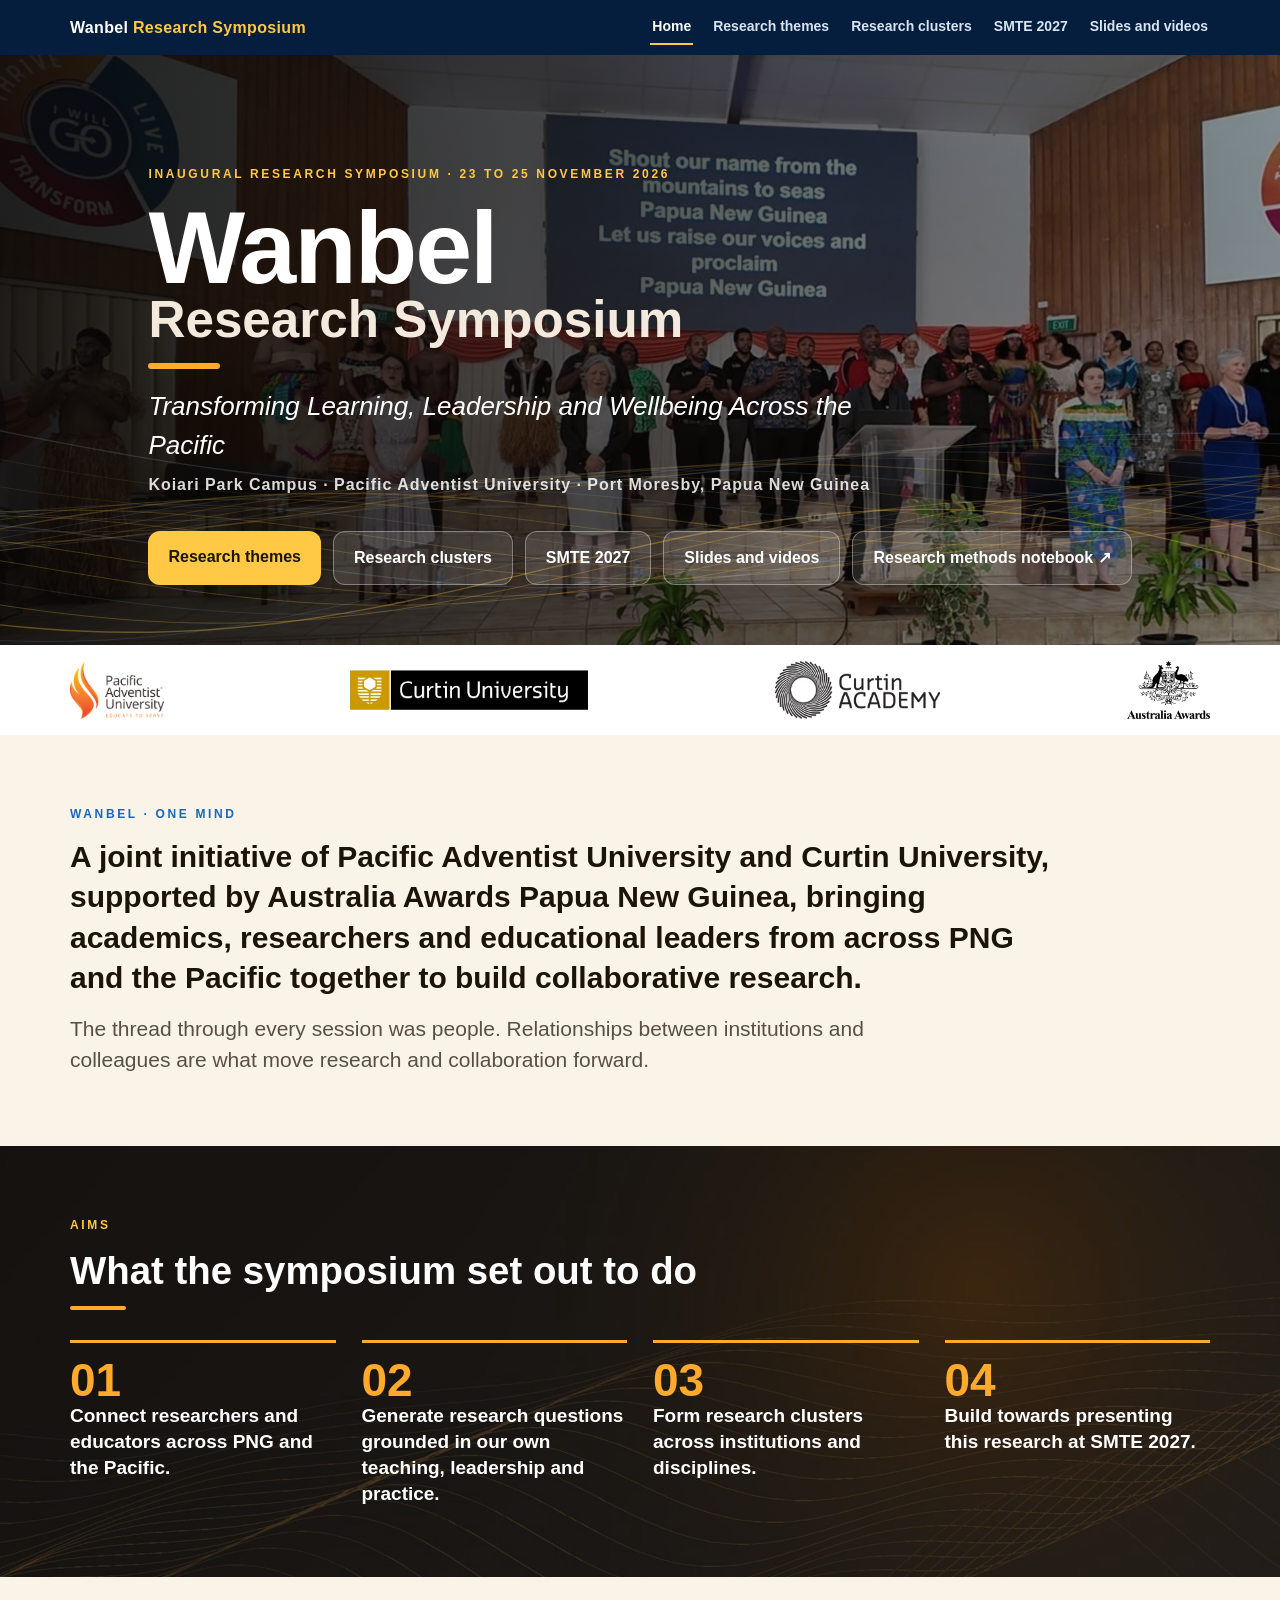
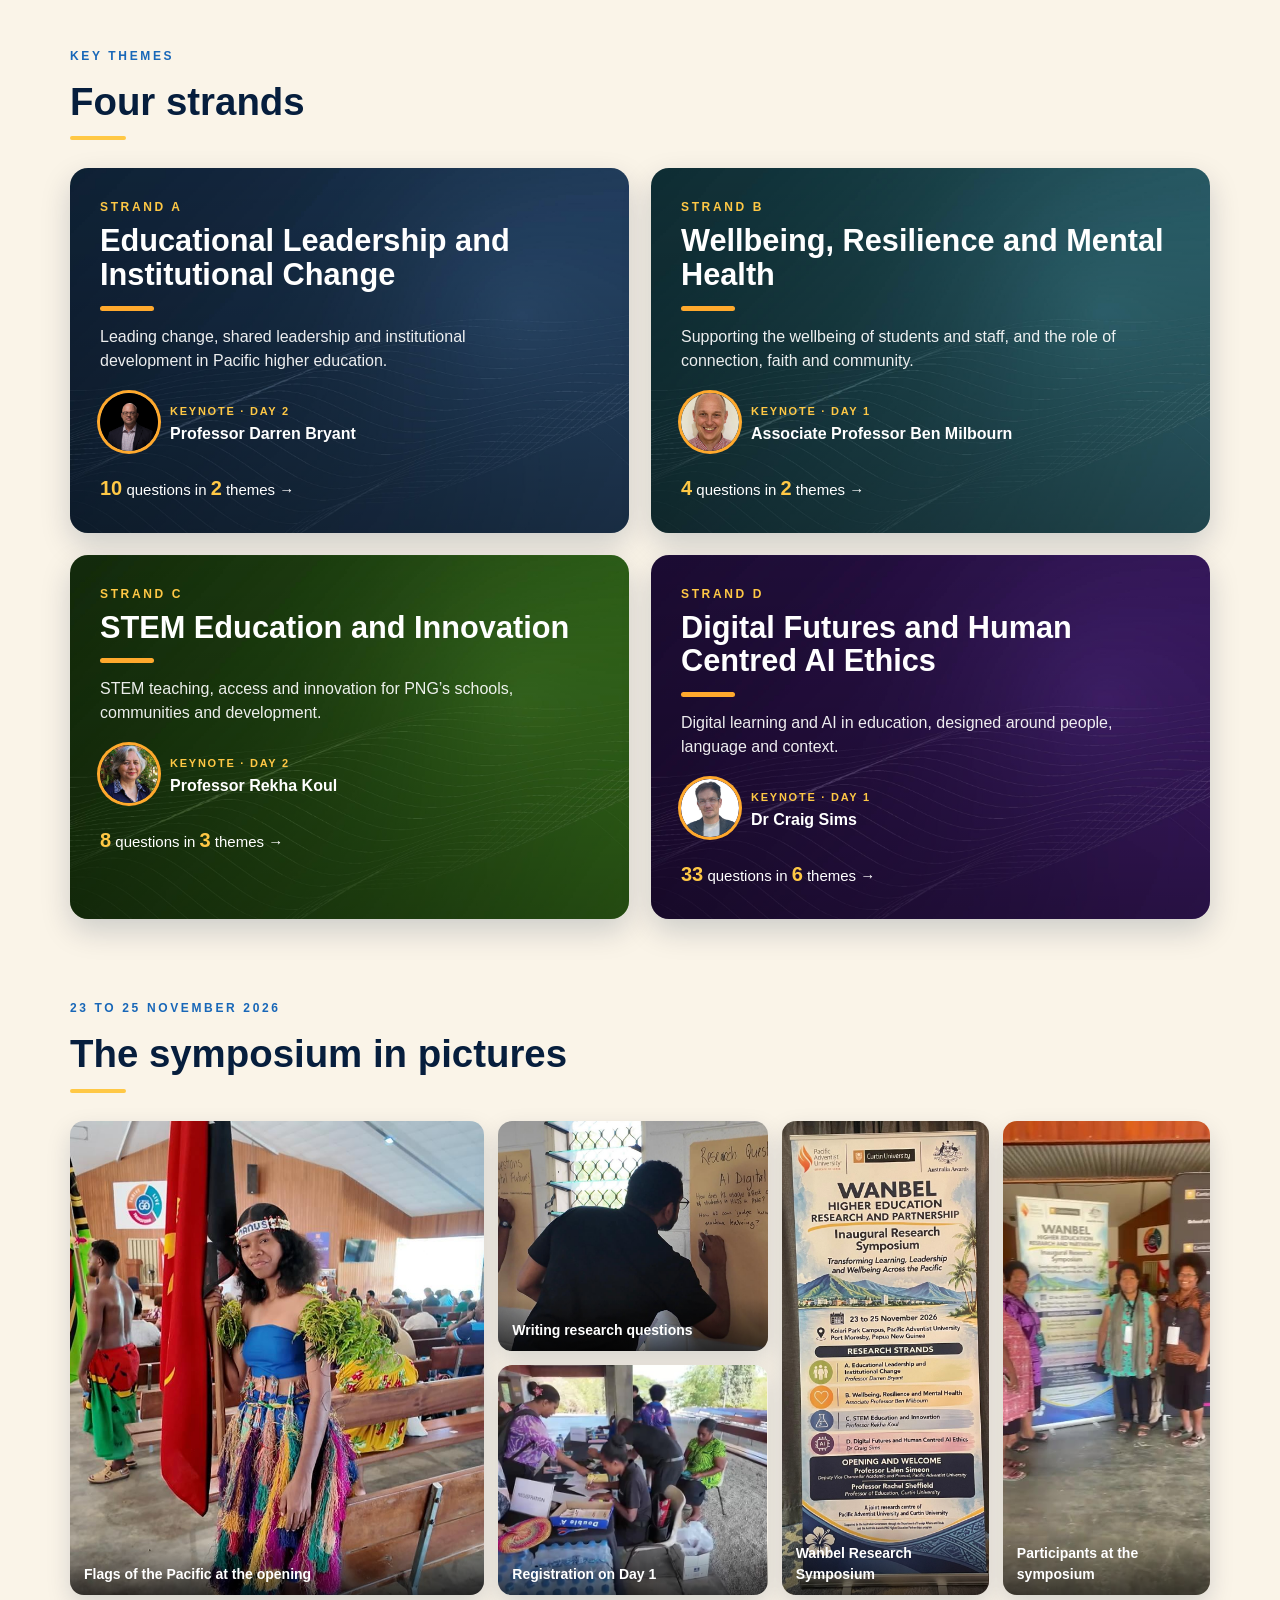
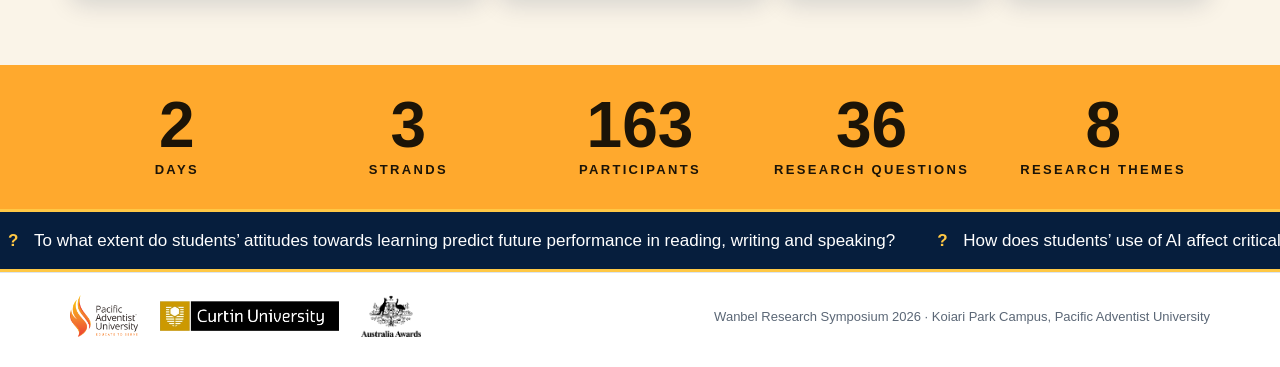
<file: index.html>
<!DOCTYPE html><html lang="en"><head><meta charset="utf-8"><meta name="viewport" content="width=device-width, initial-scale=1"><title>Wanbel Research Symposium 2026</title><link rel="stylesheet" href="assets/style.css"><link rel="stylesheet" href="assets/home.css"></head><body class="home">
<nav class="top"><div class="wrap"><a class="brand" href="index.html">Wanbel <span>Research Symposium</span></a><a class="l on" href="index.html">Home</a><a class="l" href="themes.html">Research themes</a><a class="l" href="clusters.html">Research clusters</a><a class="l" href="smte2027.html">SMTE 2027</a><a class="l" href="resources.html">Slides and videos</a></div></nav>
<header class="hx"><canvas id="waves"></canvas><div class="wrap hxin">
<div class="kick">Inaugural Research Symposium · 23 to 25 November 2026</div>
<h1>Wanbel<br><span>Research Symposium</span></h1><div class="bar"></div>
<p class="sub">Transforming Learning, Leadership and Wellbeing Across the Pacific</p>
<p class="meta">Koiari Park Campus · Pacific Adventist University · Port Moresby, Papua New Guinea</p>
<div class="btns"><a href="themes.html">Research themes</a><a href="clusters.html">Research clusters</a><a href="smte2027.html">SMTE 2027</a><a href="resources.html">Slides and videos</a><a href="https://notebook.google.com/notebook/b9a454ba-93ff-4b51-8f4b-78c9e6ec5875" target="_blank" rel="noopener">Research methods notebook ↗</a></div>
</div>
<div class="logobar"><div class="wrap lb"><img src="assets/pau.png" alt="Pacific Adventist University"><img class="cu" src="assets/curtin.png" alt="Curtin University"><img src="assets/academy.png" alt="Curtin Academy"><img src="assets/aa.png" alt="Australia Awards Papua New Guinea"></div></div>
</header>
<section class="about"><div class="wrap ab"><div class="kick dark">Wanbel · one mind</div>
<p class="big">A joint initiative of Pacific Adventist University and Curtin University, supported by Australia Awards Papua New Guinea, bringing academics, researchers and educational leaders from across PNG and the Pacific together to build collaborative research.</p>
<p class="big2">The thread through every session was people. Relationships between institutions and colleagues are what move research and collaboration forward.</p></div></section>
<section class="aimsx"><div class="wrap"><div class="kick">Aims</div><h2 class="hw">What the symposium set out to do</h2>
<ol class="ax"><li><b>01</b><span>Connect researchers and educators across PNG and the Pacific.</span></li><li><b>02</b><span>Generate research questions grounded in our own teaching, leadership and practice.</span></li><li><b>03</b><span>Form research clusters across institutions and disciplines.</span></li><li><b>04</b><span>Build towards presenting this research at SMTE 2027.</span></li></ol></div></section>
<section class="strandsx"><div class="wrap"><div class="kick dark">Key themes</div><h2 class="hd">Four strands</h2>
<div class="sgrid"><a class="sc" href="themes.html#A1"><div class="scbg" style="background-image:url('assets/bg/A.jpg')"></div><div class="scin">
<div class="kick">Strand A</div><h3>Educational Leadership and Institutional Change</h3><div class="bar sm"></div><p>Leading change, shared leadership and institutional development in Pacific higher education.</p>
<div class="kn"><img src="assets/people/darren.png" alt=""><span><em>Keynote · Day 2</em><br>Professor Darren Bryant</span></div>
<div class="cnt"><b>10</b> questions in <b>2</b> themes <span>→</span></div></div></a><a class="sc" href="themes.html#B1"><div class="scbg" style="background-image:url('assets/bg/B.jpg')"></div><div class="scin">
<div class="kick">Strand B</div><h3>Wellbeing, Resilience and Mental Health</h3><div class="bar sm"></div><p>Supporting the wellbeing of students and staff, and the role of connection, faith and community.</p>
<div class="kn"><img src="assets/people/ben.png" alt=""><span><em>Keynote · Day 1</em><br>Associate Professor Ben Milbourn</span></div>
<div class="cnt"><b>4</b> questions in <b>2</b> themes <span>→</span></div></div></a><a class="sc" href="themes.html#C1"><div class="scbg" style="background-image:url('assets/bg/C.jpg')"></div><div class="scin">
<div class="kick">Strand C</div><h3>STEM Education and Innovation</h3><div class="bar sm"></div><p>STEM teaching, access and innovation for PNG’s schools, communities and development.</p>
<div class="kn"><img src="assets/people/rekha.png" alt=""><span><em>Keynote · Day 2</em><br>Professor Rekha Koul</span></div>
<div class="cnt"><b>8</b> questions in <b>3</b> themes <span>→</span></div></div></a><a class="sc" href="themes.html#D1"><div class="scbg" style="background-image:url('assets/bg/D.jpg')"></div><div class="scin">
<div class="kick">Strand D</div><h3>Digital Futures and Human Centred AI Ethics</h3><div class="bar sm"></div><p>Digital learning and AI in education, designed around people, language and context.</p>
<div class="kn"><img src="assets/people/craig.png" alt=""><span><em>Keynote · Day 1</em><br>Dr Craig Sims</span></div>
<div class="cnt"><b>33</b> questions in <b>6</b> themes <span>→</span></div></div></a></div></div></section>
<section class="gallery"><div class="wrap"><div class="kick dark">23 to 25 November 2026</div><h2 class="hd">The symposium in pictures</h2>
<div class="gal">
<figure class="g1"><img src="assets/photos/flags.jpg" alt="Flag bearers in cultural dress at the opening ceremony" loading="lazy"><figcaption>Flags of the Pacific at the opening</figcaption></figure>
<figure class="g2"><img src="assets/photos/questions.jpg" alt="Participants writing research questions on AI and digital futures sheets" loading="lazy"><figcaption>Writing research questions</figcaption></figure>
<figure class="g3"><img src="assets/photos/banner.jpg" alt="Wanbel symposium banner" loading="lazy"><figcaption>Wanbel Research Symposium</figcaption></figure>
<figure class="g4"><video src="assets/photos/registration.mp4" poster="assets/photos/registration.jpg" autoplay muted loop playsinline preload="metadata" aria-label="Registration on Day 1"></video><figcaption>Registration on Day 1</figcaption></figure>
<figure class="g5"><img src="assets/photos/group.jpg" alt="Participants in front of the symposium banners" loading="lazy"><figcaption>Participants at the symposium</figcaption></figure>
</div></div></section>
<section class="stats"><div class="wrap st">
<div><b data-n="3">3</b><span>days</span></div><div><b data-n="4">4</b><span>strands</span></div><div><b data-n="250">250</b><span>participants</span></div><div><b data-n="55">55</b><span>research questions</span></div><div><b data-n="13">13</b><span>research themes</span></div>
</div></section>
<div class="ticker" aria-label="Research questions from the symposium"><div class="track"><span>To what extent do students’ attitudes towards learning predict future performance in reading, writing and speaking?</span><span>How does students’ use of AI affect critical-thinking skills in higher learning institutions (HLIs) in PNG?</span><span>How does student dependence on AI for scientific problem-solving affect the development of human reasoning?</span><span>To what extent does AI use risk taking over or weakening human reasoning, and how can students maintain independence in their learning and thinking?</span><span>How does the use of AI influence nursing students’ learning experiences and clinical performance?</span><span>How can human effort be distinguished from work generated or substantially assisted by AI?</span><span>How can assessments in management units be designed to reduce students’ over-reliance on AI?</span><span>How can students’ outputs and outcomes be assessed in ways that reveal their capability and actual learning?</span><span>What alternative assessment strategies, beyond Turnitin, can effectively assess students’ learning, originality and academic integrity in the era of AI?</span><span>What are the differences in student academic performance when LMS assessment tools are used compared with traditional pen-and-paper tests?</span><span>How do AI-generated questions affect student performance in final evaluations at PNG universities?</span><span>How can AI support the development of effective assessments for nursing students that increase their confidence in critical thinking and problem-solving?</span><span>How could teachers responsibly use AI in classroom practice, including in schools from the earliest stages of education?</span><span>How can nursing lecturers use AI in clinical teaching to enhance students’ competency?</span><span>How can AI support the planning of teaching and the development of clinical nursing skills and actions among Bachelor of Nursing students?</span><span>How can AI tools support the development of simulation-based clinical modules for midwifery and nursing students?</span><span>How can AI support health-care settings, including AI-enabled health services or software, in PNG hospitals?</span><span>How do pastors use AI to prepare sermons, and how is AI influencing sermon preparation and delivery among pastors in Papua New Guinea?</span><span>How can AI tools be used to design locally relevant content?</span><span>How can local content and knowledge be captured, represented and incorporated into AI systems?</span><span>What methods could be used to develop a Papua New Guinea-specific knowledge base that improves the local relevance and accuracy of AI systems?</span><span>To what extent can AI support bilingual education and translation between English, Tok Pisin and Tokples?</span><span>How can the integration of Indigenous Knowledge and AI improve the teaching and learning of mathematics?</span><span>Is using AI prompting an ethical practice in academic research, and what ethical boundaries should guide its use?</span><span>To what extent are educational institutions prepared to integrate AI into academic teaching, learning, monitoring and evaluation?</span><span>What pedagogical and policy frameworks would support the responsible integration of AI in PNG higher learning institutions?</span><span>How can higher education institutions in PNG develop institutional policies, curriculum frameworks and industry partnerships to support the responsible and effective integration of AI in education, including accounting education?</span><span>What AI tools are specifically designed for educational purposes and research studies, and what are the benefits of using more than one AI tool?</span><span>How effective are AI-powered digital features in improving teaching, learning and administrative efficiency?</span><span>How do institutional support services, such as online tutoring, digital-literacy orientation and technical helpdesks, affect student self-efficacy and satisfaction in PNG online courses?</span><span>In the PNG context, will physical learning resources remain relevant as AI and digital technologies become more prevalent?</span><span>Will the use of AI desensitise people to human connection and communication?</span><span>How do people perceive individuals who use AI to perform tasks, and what effect does AI use have on perceptions of their intelligence, competence and trustworthiness?</span><span>What types of support systems do nursing students need to enhance their overall wellbeing and mental health?</span><span>How do delays caused by ineffective email communication from university offices affect university students’ course registration, academic progress, mental health and wellbeing?</span><span>Workplace bullying: How can it be dealt with?</span><span>How does spiritual health support resilience and mental wellbeing?</span><span>How do leaders in higher institutions in PNG contextualize and adapt to innovative changes to improve student learning, wellbeing and institutional performances?</span><span>How do leaders in Pacific higher education institutions navigate institutional constraints and cultural boundaries to drive meaningful change and innovation?</span><span>To what extent does culturally adapted leadership and management training improve leadership effectiveness across institutions in the Pacific region?</span><span>How do HEI leaders contextualise PNG Vision 2050?</span><span>How do academics across Sonoma and PAU contextualize usage of Canvas?</span><span>How do we contextualise and respect new ideas in our organisations and institutions?</span><span>How do we utilize collective decision making to remediate passive rejection?</span><span>What strategies support team members’ adaptation to organisational change?</span><span>How is leadership shared in the process of change and innovation within different faculties at PAU?</span><span>How do school leaders’ leadership practices affect teachers’ willingness to participate positively in school initiatives?</span><span>How effectively does the current STEM program in PNG’s National Schools of Excellence prepare students to become independent researchers?</span><span>How does STEM curriculum effectively improve learning at selected schools where STEM curriculum is offered in PNG?</span><span>How best can STEM education be implemented in schools other than the National Schools of Excellence?</span><span>To what extent does access to STEM learning resources affect secondary students’ achievement and interest in rural PNG?</span><span>How can contextualised STEM pedagogies promote local innovation and community-based solutions?</span><span>How do different types of assessment impact students’ output in solving real-world problems?</span><span>How can STEM education contribute to national development priorities in PNG, such as food and water security and climate adaptation?</span><span>What practical steps should a higher learning institution in PNG, with different disciplines and areas of emphasis, take to effectively use STEM to prepare students to solve real-life challenges in communities?</span><span>To what extent do students’ attitudes towards learning predict future performance in reading, writing and speaking?</span><span>How does students’ use of AI affect critical-thinking skills in higher learning institutions (HLIs) in PNG?</span><span>How does student dependence on AI for scientific problem-solving affect the development of human reasoning?</span><span>To what extent does AI use risk taking over or weakening human reasoning, and how can students maintain independence in their learning and thinking?</span><span>How does the use of AI influence nursing students’ learning experiences and clinical performance?</span><span>How can human effort be distinguished from work generated or substantially assisted by AI?</span><span>How can assessments in management units be designed to reduce students’ over-reliance on AI?</span><span>How can students’ outputs and outcomes be assessed in ways that reveal their capability and actual learning?</span><span>What alternative assessment strategies, beyond Turnitin, can effectively assess students’ learning, originality and academic integrity in the era of AI?</span><span>What are the differences in student academic performance when LMS assessment tools are used compared with traditional pen-and-paper tests?</span><span>How do AI-generated questions affect student performance in final evaluations at PNG universities?</span><span>How can AI support the development of effective assessments for nursing students that increase their confidence in critical thinking and problem-solving?</span><span>How could teachers responsibly use AI in classroom practice, including in schools from the earliest stages of education?</span><span>How can nursing lecturers use AI in clinical teaching to enhance students’ competency?</span><span>How can AI support the planning of teaching and the development of clinical nursing skills and actions among Bachelor of Nursing students?</span><span>How can AI tools support the development of simulation-based clinical modules for midwifery and nursing students?</span><span>How can AI support health-care settings, including AI-enabled health services or software, in PNG hospitals?</span><span>How do pastors use AI to prepare sermons, and how is AI influencing sermon preparation and delivery among pastors in Papua New Guinea?</span><span>How can AI tools be used to design locally relevant content?</span><span>How can local content and knowledge be captured, represented and incorporated into AI systems?</span><span>What methods could be used to develop a Papua New Guinea-specific knowledge base that improves the local relevance and accuracy of AI systems?</span><span>To what extent can AI support bilingual education and translation between English, Tok Pisin and Tokples?</span><span>How can the integration of Indigenous Knowledge and AI improve the teaching and learning of mathematics?</span><span>Is using AI prompting an ethical practice in academic research, and what ethical boundaries should guide its use?</span><span>To what extent are educational institutions prepared to integrate AI into academic teaching, learning, monitoring and evaluation?</span><span>What pedagogical and policy frameworks would support the responsible integration of AI in PNG higher learning institutions?</span><span>How can higher education institutions in PNG develop institutional policies, curriculum frameworks and industry partnerships to support the responsible and effective integration of AI in education, including accounting education?</span><span>What AI tools are specifically designed for educational purposes and research studies, and what are the benefits of using more than one AI tool?</span><span>How effective are AI-powered digital features in improving teaching, learning and administrative efficiency?</span><span>How do institutional support services, such as online tutoring, digital-literacy orientation and technical helpdesks, affect student self-efficacy and satisfaction in PNG online courses?</span><span>In the PNG context, will physical learning resources remain relevant as AI and digital technologies become more prevalent?</span><span>Will the use of AI desensitise people to human connection and communication?</span><span>How do people perceive individuals who use AI to perform tasks, and what effect does AI use have on perceptions of their intelligence, competence and trustworthiness?</span><span>What types of support systems do nursing students need to enhance their overall wellbeing and mental health?</span><span>How do delays caused by ineffective email communication from university offices affect university students’ course registration, academic progress, mental health and wellbeing?</span><span>Workplace bullying: How can it be dealt with?</span><span>How does spiritual health support resilience and mental wellbeing?</span><span>How do leaders in higher institutions in PNG contextualize and adapt to innovative changes to improve student learning, wellbeing and institutional performances?</span><span>How do leaders in Pacific higher education institutions navigate institutional constraints and cultural boundaries to drive meaningful change and innovation?</span><span>To what extent does culturally adapted leadership and management training improve leadership effectiveness across institutions in the Pacific region?</span><span>How do HEI leaders contextualise PNG Vision 2050?</span><span>How do academics across Sonoma and PAU contextualize usage of Canvas?</span><span>How do we contextualise and respect new ideas in our organisations and institutions?</span><span>How do we utilize collective decision making to remediate passive rejection?</span><span>What strategies support team members’ adaptation to organisational change?</span><span>How is leadership shared in the process of change and innovation within different faculties at PAU?</span><span>How do school leaders’ leadership practices affect teachers’ willingness to participate positively in school initiatives?</span><span>How effectively does the current STEM program in PNG’s National Schools of Excellence prepare students to become independent researchers?</span><span>How does STEM curriculum effectively improve learning at selected schools where STEM curriculum is offered in PNG?</span><span>How best can STEM education be implemented in schools other than the National Schools of Excellence?</span><span>To what extent does access to STEM learning resources affect secondary students’ achievement and interest in rural PNG?</span><span>How can contextualised STEM pedagogies promote local innovation and community-based solutions?</span><span>How do different types of assessment impact students’ output in solving real-world problems?</span><span>How can STEM education contribute to national development priorities in PNG, such as food and water security and climate adaptation?</span><span>What practical steps should a higher learning institution in PNG, with different disciplines and areas of emphasis, take to effectively use STEM to prepare students to solve real-life challenges in communities?</span></div></div>
<footer class="site"><div class="wrap"><img src="assets/pau.png" alt="Pacific Adventist University"><img src="assets/curtin.png" alt="Curtin University"><img src="assets/aa.png" alt="Australia Awards"><div class="small">Wanbel Research Symposium 2026 · Koiari Park Campus, Pacific Adventist University</div></div></footer>
<script src="assets/home.js"></script></body></html>
</file>
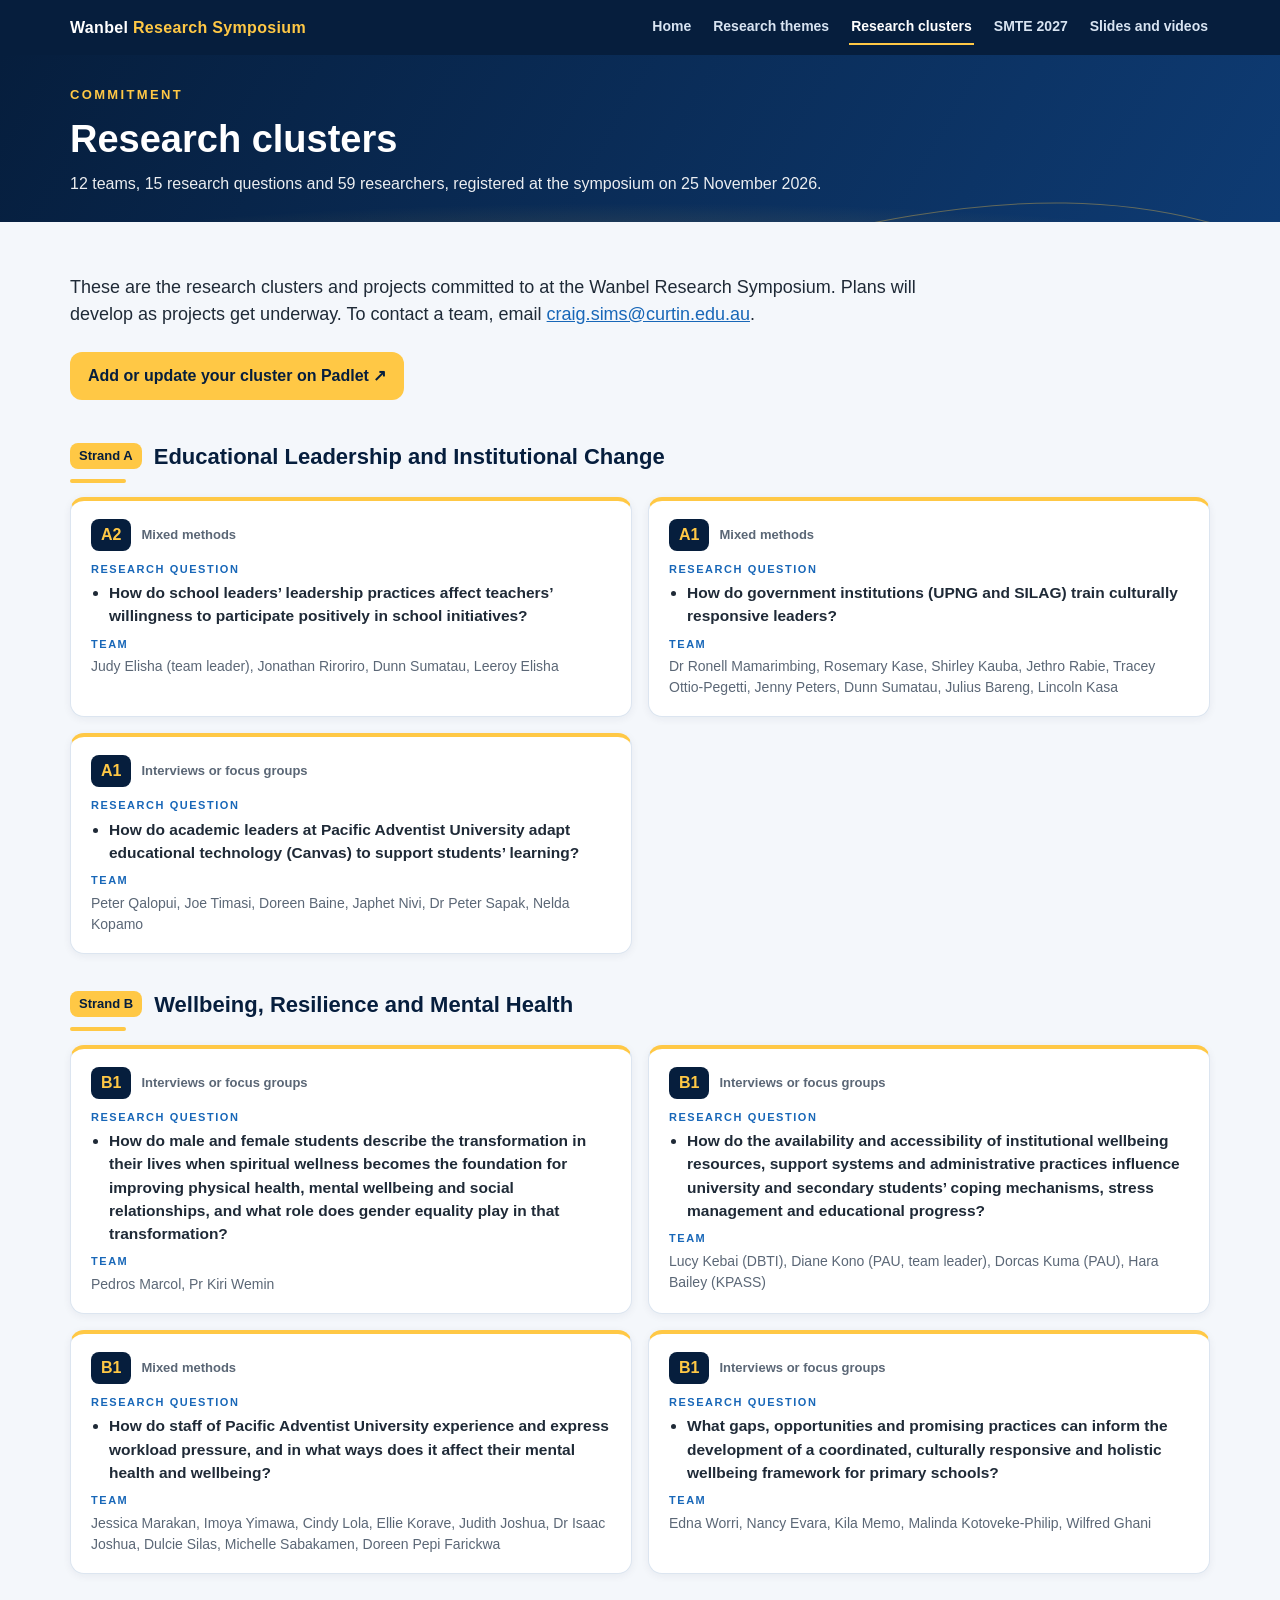
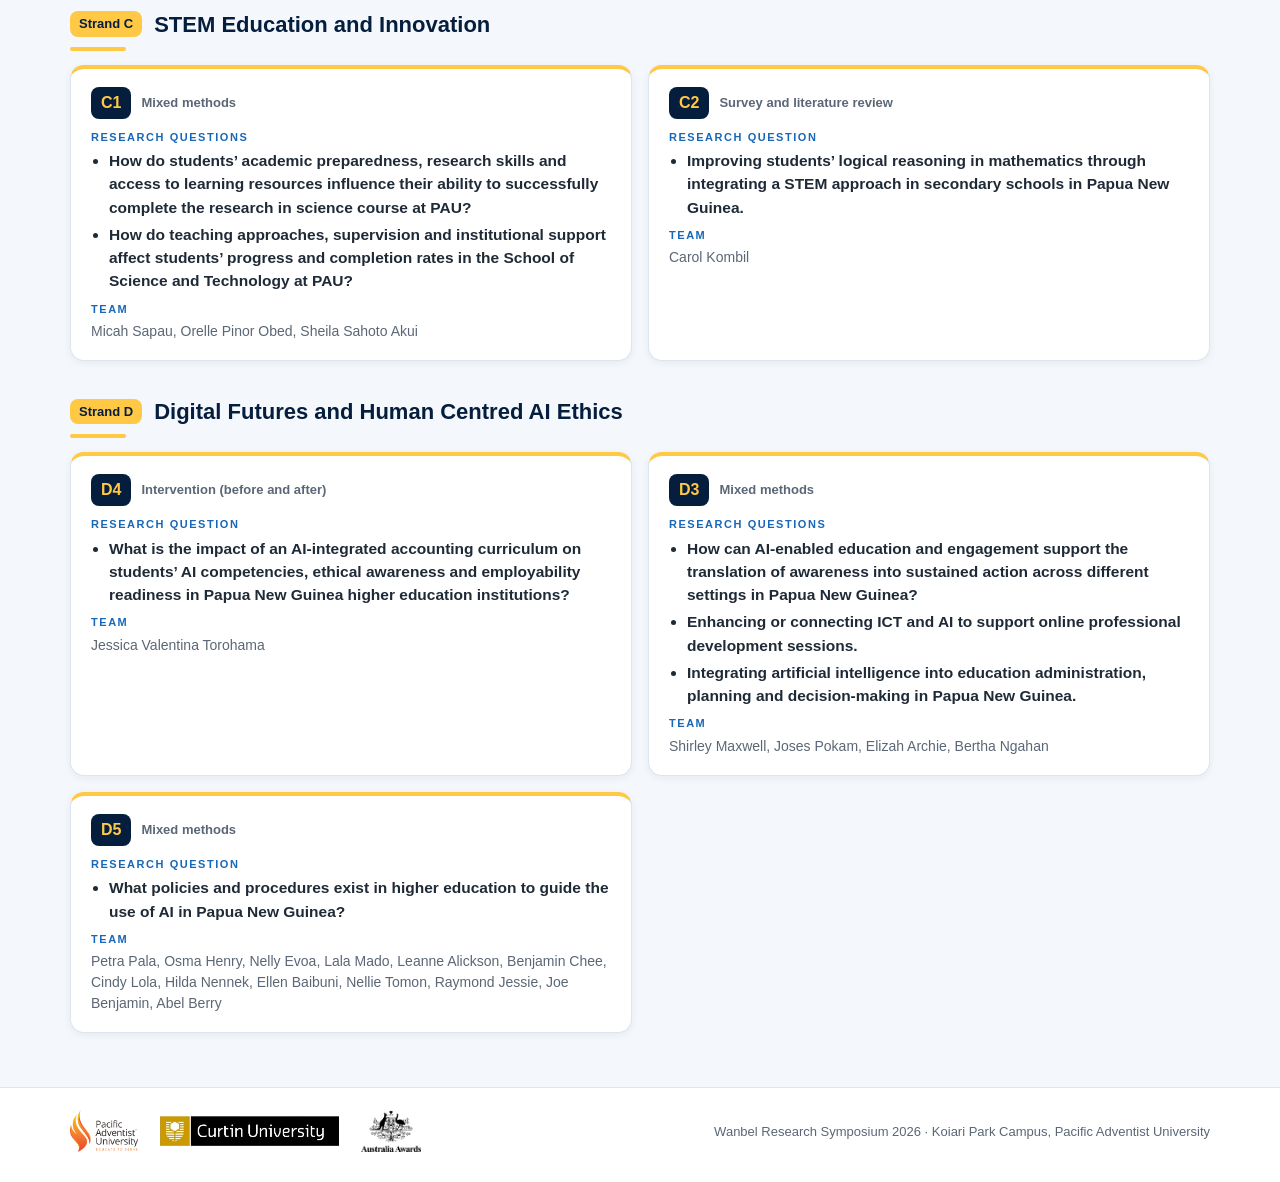
<file: clusters.html>
<!DOCTYPE html><html lang="en"><head><meta charset="utf-8"><meta name="viewport" content="width=device-width, initial-scale=1"><title>Research clusters · Wanbel Research Symposium 2026</title><link rel="stylesheet" href="assets/style.css"></head><body><nav class="top"><div class="wrap"><a class="brand" href="index.html">Wanbel <span>Research Symposium</span></a><a class="l" href="index.html">Home</a><a class="l" href="themes.html">Research themes</a><a class="l on" href="clusters.html">Research clusters</a><a class="l" href="smte2027.html">SMTE 2027</a><a class="l" href="resources.html">Slides and videos</a></div></nav><div class="page-h"><div class="wrap"><div class="kick">Commitment</div><h1>Research clusters</h1><p>12 teams, 15 research questions and 59 researchers, registered at the symposium on 25 November 2026.</p></div></div>
<main class="wrap"><section>
<p class="lead">These are the research clusters and projects committed to at the Wanbel Research Symposium. Plans will develop as projects get underway. To contact a team, email <a href="mailto:craig.sims@curtin.edu.au">craig.sims@curtin.edu.au</a>.</p>
<a class="btn" href="https://padlet.com/curtinschoolofeducation/wanbel-research-symposium-2026-research-clusters-s025qxuvh6d6tyvyw1vt" target="_blank" rel="noopener">Add or update your cluster on Padlet ↗</a>
<h2 class="strandh"><span class="tag">Strand A</span> Educational Leadership and Institutional Change</h2><div class="clist"><article class="cl"><div class="clh"><a class="chipc" href="themes.html#A2">A2</a><span class="meth">Mixed methods</span></div><div class="lab">Research question</div><ul class="q"><li>How do school leaders’ leadership practices affect teachers’ willingness to participate positively in school initiatives?</li></ul><div class="lab">Team</div><p class="mem">Judy Elisha (team leader), Jonathan Riroriro, Dunn Sumatau, Leeroy Elisha</p></article><article class="cl"><div class="clh"><a class="chipc" href="themes.html#A1">A1</a><span class="meth">Mixed methods</span></div><div class="lab">Research question</div><ul class="q"><li>How do government institutions (UPNG and SILAG) train culturally responsive leaders?</li></ul><div class="lab">Team</div><p class="mem">Dr Ronell Mamarimbing, Rosemary Kase, Shirley Kauba, Jethro Rabie, Tracey Ottio-Pegetti, Jenny Peters, Dunn Sumatau, Julius Bareng, Lincoln Kasa</p></article><article class="cl"><div class="clh"><a class="chipc" href="themes.html#A1">A1</a><span class="meth">Interviews or focus groups</span></div><div class="lab">Research question</div><ul class="q"><li>How do academic leaders at Pacific Adventist University adapt educational technology (Canvas) to support students’ learning?</li></ul><div class="lab">Team</div><p class="mem">Peter Qalopui, Joe Timasi, Doreen Baine, Japhet Nivi, Dr Peter Sapak, Nelda Kopamo</p></article></div><h2 class="strandh"><span class="tag">Strand B</span> Wellbeing, Resilience and Mental Health</h2><div class="clist"><article class="cl"><div class="clh"><a class="chipc" href="themes.html#B1">B1</a><span class="meth">Interviews or focus groups</span></div><div class="lab">Research question</div><ul class="q"><li>How do male and female students describe the transformation in their lives when spiritual wellness becomes the foundation for improving physical health, mental wellbeing and social relationships, and what role does gender equality play in that transformation?</li></ul><div class="lab">Team</div><p class="mem">Pedros Marcol, Pr Kiri Wemin</p></article><article class="cl"><div class="clh"><a class="chipc" href="themes.html#B1">B1</a><span class="meth">Interviews or focus groups</span></div><div class="lab">Research question</div><ul class="q"><li>How do the availability and accessibility of institutional wellbeing resources, support systems and administrative practices influence university and secondary students’ coping mechanisms, stress management and educational progress?</li></ul><div class="lab">Team</div><p class="mem">Lucy Kebai (DBTI), Diane Kono (PAU, team leader), Dorcas Kuma (PAU), Hara Bailey (KPASS)</p></article><article class="cl"><div class="clh"><a class="chipc" href="themes.html#B1">B1</a><span class="meth">Mixed methods</span></div><div class="lab">Research question</div><ul class="q"><li>How do staff of Pacific Adventist University experience and express workload pressure, and in what ways does it affect their mental health and wellbeing?</li></ul><div class="lab">Team</div><p class="mem">Jessica Marakan, Imoya Yimawa, Cindy Lola, Ellie Korave, Judith Joshua, Dr Isaac Joshua, Dulcie Silas, Michelle Sabakamen, Doreen Pepi Farickwa</p></article><article class="cl"><div class="clh"><a class="chipc" href="themes.html#B1">B1</a><span class="meth">Interviews or focus groups</span></div><div class="lab">Research question</div><ul class="q"><li>What gaps, opportunities and promising practices can inform the development of a coordinated, culturally responsive and holistic wellbeing framework for primary schools?</li></ul><div class="lab">Team</div><p class="mem">Edna Worri, Nancy Evara, Kila Memo, Malinda Kotoveke-Philip, Wilfred Ghani</p></article></div><h2 class="strandh"><span class="tag">Strand C</span> STEM Education and Innovation</h2><div class="clist"><article class="cl"><div class="clh"><a class="chipc" href="themes.html#C1">C1</a><span class="meth">Mixed methods</span></div><div class="lab">Research questions</div><ul class="q"><li>How do students’ academic preparedness, research skills and access to learning resources influence their ability to successfully complete the research in science course at PAU?</li><li>How do teaching approaches, supervision and institutional support affect students’ progress and completion rates in the School of Science and Technology at PAU?</li></ul><div class="lab">Team</div><p class="mem">Micah Sapau, Orelle Pinor Obed, Sheila Sahoto Akui</p></article><article class="cl"><div class="clh"><a class="chipc" href="themes.html#C2">C2</a><span class="meth">Survey and literature review</span></div><div class="lab">Research question</div><ul class="q"><li>Improving students’ logical reasoning in mathematics through integrating a STEM approach in secondary schools in Papua New Guinea.</li></ul><div class="lab">Team</div><p class="mem">Carol Kombil</p></article></div><h2 class="strandh"><span class="tag">Strand D</span> Digital Futures and Human Centred AI Ethics</h2><div class="clist"><article class="cl"><div class="clh"><a class="chipc" href="themes.html#D4">D4</a><span class="meth">Intervention (before and after)</span></div><div class="lab">Research question</div><ul class="q"><li>What is the impact of an AI-integrated accounting curriculum on students’ AI competencies, ethical awareness and employability readiness in Papua New Guinea higher education institutions?</li></ul><div class="lab">Team</div><p class="mem">Jessica Valentina Torohama</p></article><article class="cl"><div class="clh"><a class="chipc" href="themes.html#D3">D3</a><span class="meth">Mixed methods</span></div><div class="lab">Research questions</div><ul class="q"><li>How can AI-enabled education and engagement support the translation of awareness into sustained action across different settings in Papua New Guinea?</li><li>Enhancing or connecting ICT and AI to support online professional development sessions.</li><li>Integrating artificial intelligence into education administration, planning and decision-making in Papua New Guinea.</li></ul><div class="lab">Team</div><p class="mem">Shirley Maxwell, Joses Pokam, Elizah Archie, Bertha Ngahan</p></article><article class="cl"><div class="clh"><a class="chipc" href="themes.html#D5">D5</a><span class="meth">Mixed methods</span></div><div class="lab">Research question</div><ul class="q"><li>What policies and procedures exist in higher education to guide the use of AI in Papua New Guinea?</li></ul><div class="lab">Team</div><p class="mem">Petra Pala, Osma Henry, Nelly Evoa, Lala Mado, Leanne Alickson, Benjamin Chee, Cindy Lola, Hilda Nennek, Ellen Baibuni, Nellie Tomon, Raymond Jessie, Joe Benjamin, Abel Berry</p></article></div></section></main><footer class="site"><div class="wrap"><img src="assets/pau.png" alt="Pacific Adventist University"><img src="assets/curtin.png" alt="Curtin University"><img src="assets/aa.png" alt="Australia Awards"><div class="small">Wanbel Research Symposium 2026 · Koiari Park Campus, Pacific Adventist University</div></div></footer><script src="assets/site.js"></script></body></html>
</file>
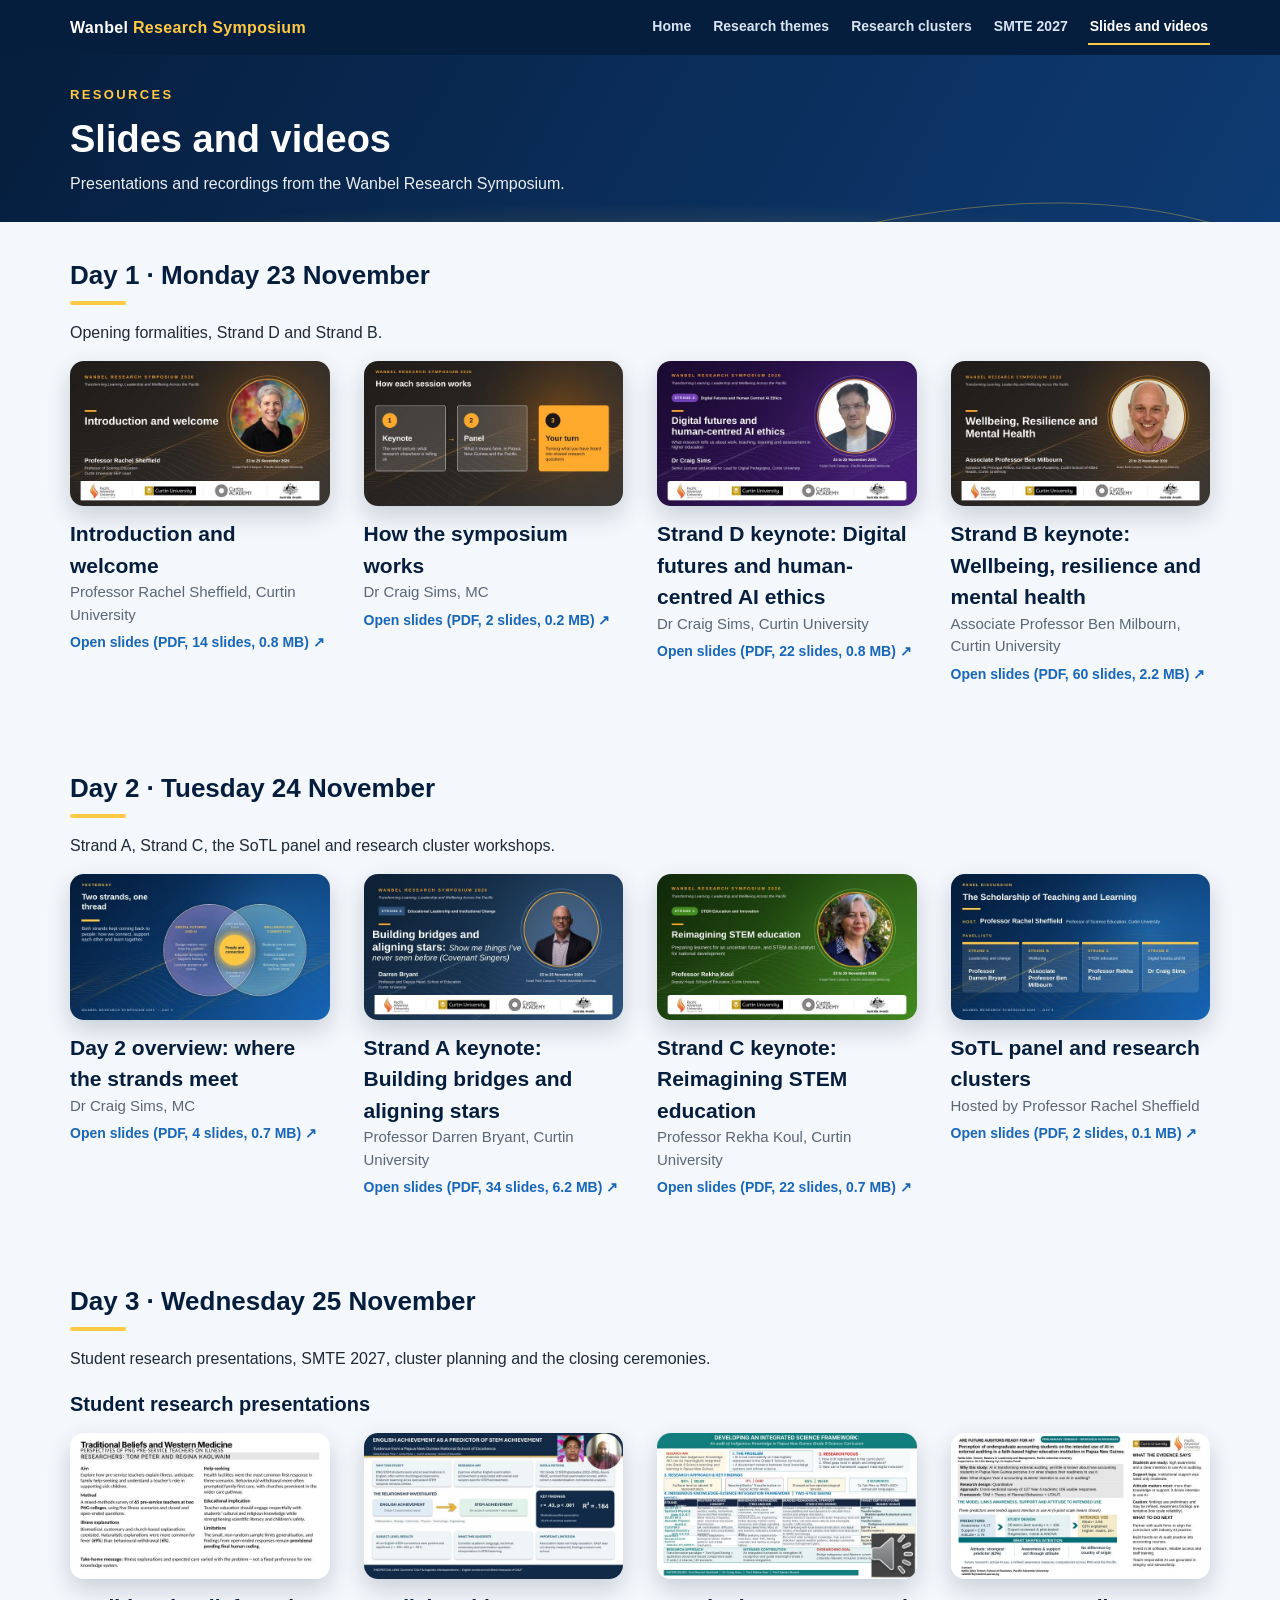
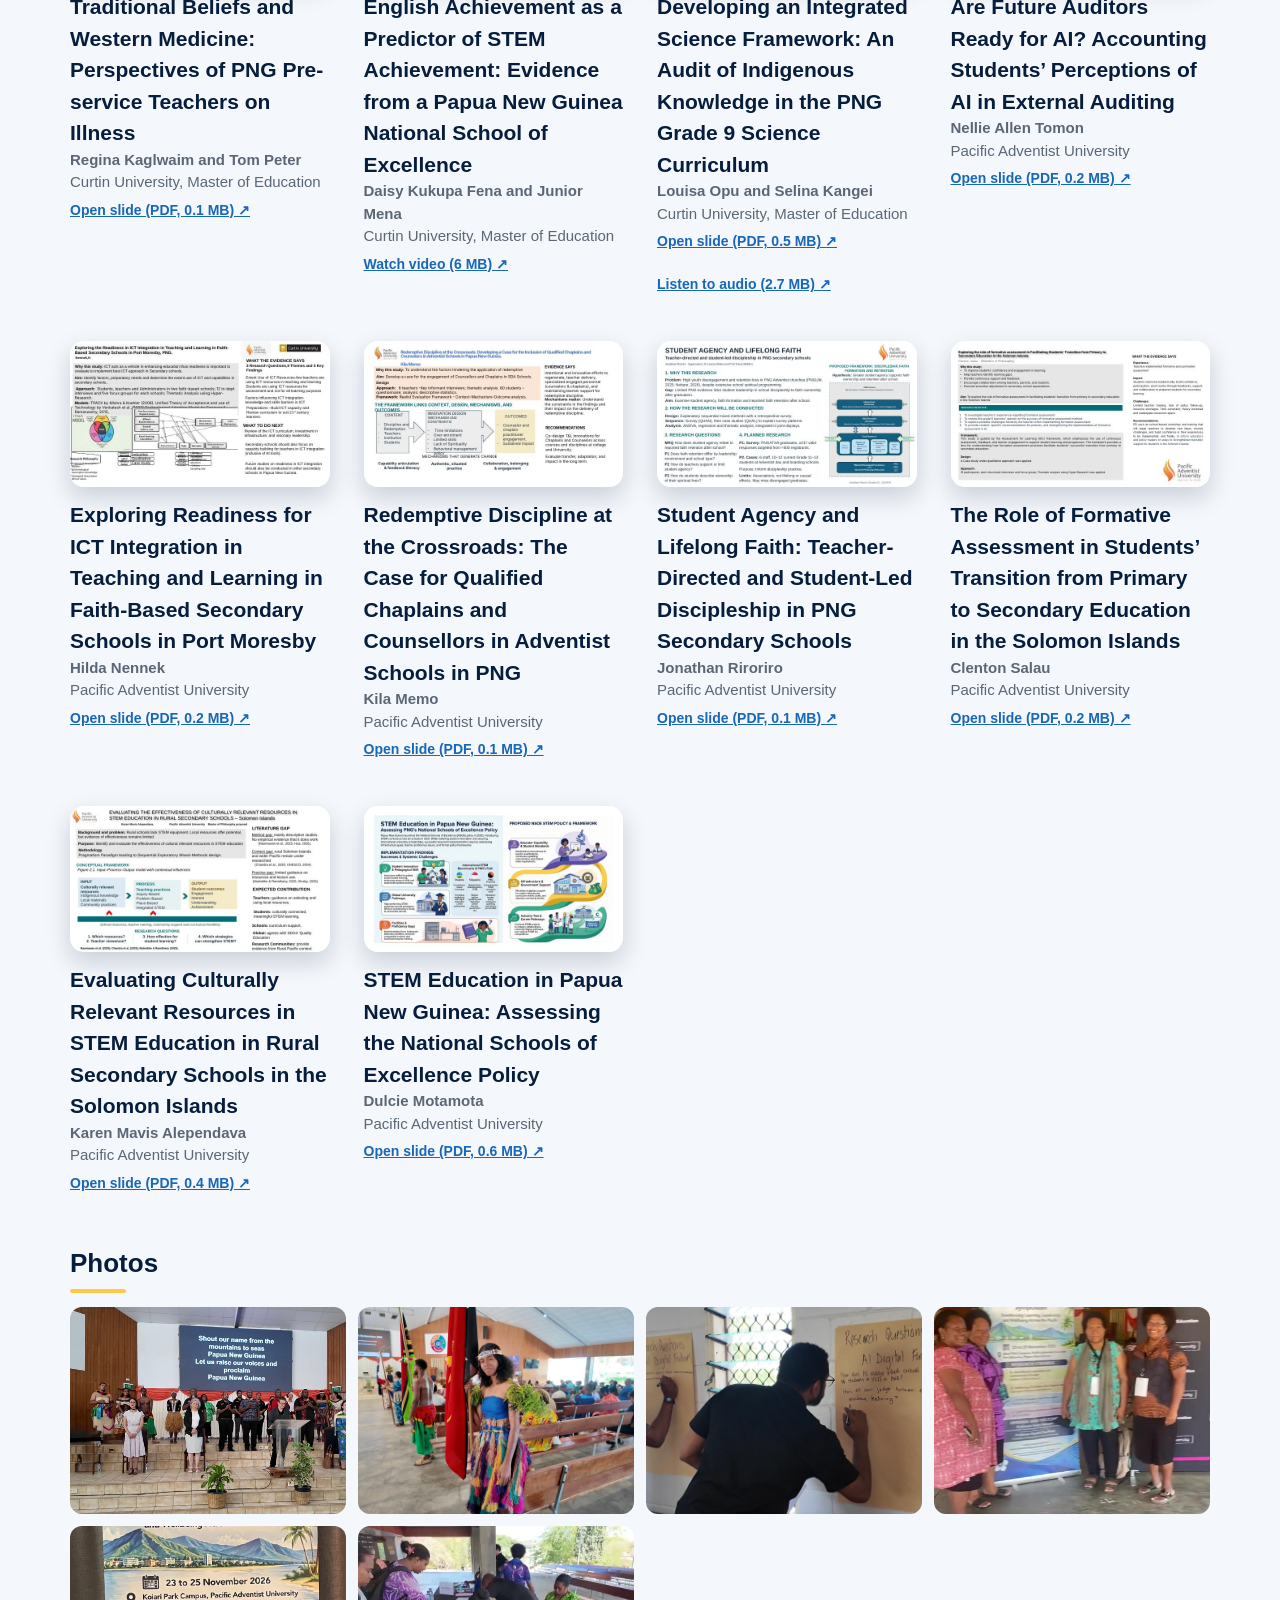
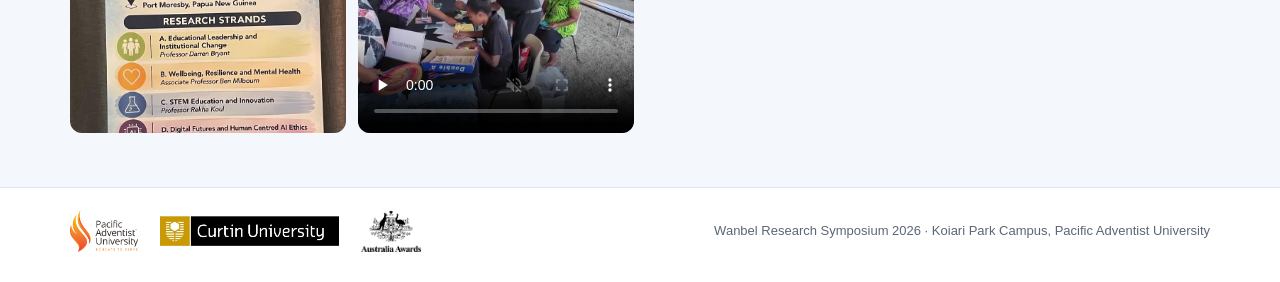
<file: resources.html>
<!DOCTYPE html><html lang="en"><head><meta charset="utf-8"><meta name="viewport" content="width=device-width, initial-scale=1"><title>Slides and videos · Wanbel Research Symposium 2026</title><link rel="stylesheet" href="assets/style.css"></head><body><nav class="top"><div class="wrap"><a class="brand" href="index.html">Wanbel <span>Research Symposium</span></a><a class="l" href="index.html">Home</a><a class="l" href="themes.html">Research themes</a><a class="l" href="clusters.html">Research clusters</a><a class="l" href="smte2027.html">SMTE 2027</a><a class="l on" href="resources.html">Slides and videos</a></div></nav><div class="page-h"><div class="wrap"><div class="kick">Resources</div><h1>Slides and videos</h1><p>Presentations and recordings from the Wanbel Research Symposium.</p></div></div><main class="wrap"><section><h2>Day 1 · Monday 23 November</h2><p>Opening formalities, Strand D and Strand B.</p><div class="cards"><a class="card deck" href="slides/Day1_Sheffield_Welcome_Address.pdf" target="_blank" rel="noopener"><img src="assets/covers/Day1_Sheffield_Welcome_Address.jpg" alt="Cover slide: Introduction and welcome"><div class="t">Introduction and welcome</div><p class="d">Professor Rachel Sheffield, Curtin University</p><span class="go">Open slides (PDF, 14 slides, 0.8 MB) ↗</span></a><a class="card deck" href="slides/Day1_Symposium_Overview.pdf" target="_blank" rel="noopener"><img src="assets/covers/Day1_Symposium_Overview.jpg" alt="Cover slide: How the symposium works"><div class="t">How the symposium works</div><p class="d">Dr Craig Sims, MC</p><span class="go">Open slides (PDF, 2 slides, 0.2 MB) ↗</span></a><a class="card deck" href="slides/Day1_Sims_Digital_Futures_Keynote.pdf" target="_blank" rel="noopener"><img src="assets/covers/Day1_Sims_Digital_Futures_Keynote.jpg" alt="Cover slide: Strand D keynote: Digital futures and human-centred AI ethics"><div class="t">Strand D keynote: Digital futures and human-centred AI ethics</div><p class="d">Dr Craig Sims, Curtin University</p><span class="go">Open slides (PDF, 22 slides, 0.8 MB) ↗</span></a><a class="card deck" href="slides/Day1_Milbourn_Wellbeing_Keynote.pdf" target="_blank" rel="noopener"><img src="assets/covers/Day1_Milbourn_Wellbeing_Keynote.jpg" alt="Cover slide: Strand B keynote: Wellbeing, resilience and mental health"><div class="t">Strand B keynote: Wellbeing, resilience and mental health</div><p class="d">Associate Professor Ben Milbourn, Curtin University</p><span class="go">Open slides (PDF, 60 slides, 2.2 MB) ↗</span></a></div></section><section><h2>Day 2 · Tuesday 24 November</h2><p>Strand A, Strand C, the SoTL panel and research cluster workshops.</p><div class="cards"><a class="card deck" href="slides/Day2_Overview.pdf" target="_blank" rel="noopener"><img src="assets/covers/Day2_Overview.jpg" alt="Cover slide: Day 2 overview: where the strands meet"><div class="t">Day 2 overview: where the strands meet</div><p class="d">Dr Craig Sims, MC</p><span class="go">Open slides (PDF, 4 slides, 0.7 MB) ↗</span></a><a class="card deck" href="slides/Day2_Bryant_Leadership_Keynote.pdf" target="_blank" rel="noopener"><img src="assets/covers/Day2_Bryant_Leadership_Keynote.jpg" alt="Cover slide: Strand A keynote: Building bridges and aligning stars"><div class="t">Strand A keynote: Building bridges and aligning stars</div><p class="d">Professor Darren Bryant, Curtin University</p><span class="go">Open slides (PDF, 34 slides, 6.2 MB) ↗</span></a><a class="card deck" href="slides/Day2_Koul_STEM_Keynote.pdf" target="_blank" rel="noopener"><img src="assets/covers/Day2_Koul_STEM_Keynote.jpg" alt="Cover slide: Strand C keynote: Reimagining STEM education"><div class="t">Strand C keynote: Reimagining STEM education</div><p class="d">Professor Rekha Koul, Curtin University</p><span class="go">Open slides (PDF, 22 slides, 0.7 MB) ↗</span></a><a class="card deck" href="slides/Day2_SoTL_Panel_and_Clusters.pdf" target="_blank" rel="noopener"><img src="assets/covers/Day2_SoTL_Panel_and_Clusters.jpg" alt="Cover slide: SoTL panel and research clusters"><div class="t">SoTL panel and research clusters</div><p class="d">Hosted by Professor Rachel Sheffield</p><span class="go">Open slides (PDF, 2 slides, 0.1 MB) ↗</span></a></div></section><section><h2>Day 3 · Wednesday 25 November</h2><p>Student research presentations, SMTE 2027, cluster planning and the closing ceremonies.</p><h3 class="sub3">Student research presentations</h3><div class="cards"><div class="card deck"><a href="slides/Day3_Student_Kaglwaim_Peter.pdf" target="_blank" rel="noopener"><img src="assets/covers/cover_Day3_Student_Kaglwaim_Peter.jpg" alt="Traditional Beliefs and Western Medicine: Perspectives of PNG Pre-service Teachers on Illness" loading="lazy"></a><div class="t">Traditional Beliefs and Western Medicine: Perspectives of PNG Pre-service Teachers on Illness</div><p class="d"><strong>Regina Kaglwaim and Tom Peter</strong><br>Curtin University, Master of Education</p><a class="go" href="slides/Day3_Student_Kaglwaim_Peter.pdf" target="_blank" rel="noopener">Open slide (PDF, 0.1 MB) ↗</a></div><div class="card deck"><a href="slides/Day3_Student_Fena_Mena.mp4" target="_blank" rel="noopener"><img src="assets/covers/cover_Day3_Student_Fena_Mena.jpg" alt="English Achievement as a Predictor of STEM Achievement: Evidence from a Papua New Guinea National School of Excellence" loading="lazy"></a><div class="t">English Achievement as a Predictor of STEM Achievement: Evidence from a Papua New Guinea National School of Excellence</div><p class="d"><strong>Daisy Kukupa Fena and Junior Mena</strong><br>Curtin University, Master of Education</p><a class="go" href="slides/Day3_Student_Fena_Mena.mp4" target="_blank" rel="noopener">Watch video (6 MB) ↗</a></div><div class="card deck"><a href="slides/Day3_Student_Opu_Kangei.pdf" target="_blank" rel="noopener"><img src="assets/covers/cover_Day3_Student_Opu_Kangei.jpg" alt="Developing an Integrated Science Framework: An Audit of Indigenous Knowledge in the PNG Grade 9 Science Curriculum" loading="lazy"></a><div class="t">Developing an Integrated Science Framework: An Audit of Indigenous Knowledge in the PNG Grade 9 Science Curriculum</div><p class="d"><strong>Louisa Opu and Selina Kangei</strong><br>Curtin University, Master of Education</p><a class="go" href="slides/Day3_Student_Opu_Kangei.pdf" target="_blank" rel="noopener">Open slide (PDF, 0.5 MB) ↗</a><br><a class="go" href="slides/Day3_Student_Opu_Kangei_audio.m4a" target="_blank" rel="noopener">Listen to audio (2.7 MB) ↗</a></div><div class="card deck"><a href="slides/Day3_Student_Tomon.pdf" target="_blank" rel="noopener"><img src="assets/covers/cover_Day3_Student_Tomon.jpg" alt="Are Future Auditors Ready for AI? Accounting Students’ Perceptions of AI in External Auditing" loading="lazy"></a><div class="t">Are Future Auditors Ready for AI? Accounting Students’ Perceptions of AI in External Auditing</div><p class="d"><strong>Nellie Allen Tomon</strong><br>Pacific Adventist University</p><a class="go" href="slides/Day3_Student_Tomon.pdf" target="_blank" rel="noopener">Open slide (PDF, 0.2 MB) ↗</a></div><div class="card deck"><a href="slides/Day3_Student_Nennek.pdf" target="_blank" rel="noopener"><img src="assets/covers/cover_Day3_Student_Nennek.jpg" alt="Exploring Readiness for ICT Integration in Teaching and Learning in Faith-Based Secondary Schools in Port Moresby" loading="lazy"></a><div class="t">Exploring Readiness for ICT Integration in Teaching and Learning in Faith-Based Secondary Schools in Port Moresby</div><p class="d"><strong>Hilda Nennek</strong><br>Pacific Adventist University</p><a class="go" href="slides/Day3_Student_Nennek.pdf" target="_blank" rel="noopener">Open slide (PDF, 0.2 MB) ↗</a></div><div class="card deck"><a href="slides/Day3_Student_Memo.pdf" target="_blank" rel="noopener"><img src="assets/covers/cover_Day3_Student_Memo.jpg" alt="Redemptive Discipline at the Crossroads: The Case for Qualified Chaplains and Counsellors in Adventist Schools in PNG" loading="lazy"></a><div class="t">Redemptive Discipline at the Crossroads: The Case for Qualified Chaplains and Counsellors in Adventist Schools in PNG</div><p class="d"><strong>Kila Memo</strong><br>Pacific Adventist University</p><a class="go" href="slides/Day3_Student_Memo.pdf" target="_blank" rel="noopener">Open slide (PDF, 0.1 MB) ↗</a></div><div class="card deck"><a href="slides/Day3_Student_Riroriro.pdf" target="_blank" rel="noopener"><img src="assets/covers/cover_Day3_Student_Riroriro.jpg" alt="Student Agency and Lifelong Faith: Teacher-Directed and Student-Led Discipleship in PNG Secondary Schools" loading="lazy"></a><div class="t">Student Agency and Lifelong Faith: Teacher-Directed and Student-Led Discipleship in PNG Secondary Schools</div><p class="d"><strong>Jonathan Riroriro</strong><br>Pacific Adventist University</p><a class="go" href="slides/Day3_Student_Riroriro.pdf" target="_blank" rel="noopener">Open slide (PDF, 0.1 MB) ↗</a></div><div class="card deck"><a href="slides/Day3_Student_Salau.pdf" target="_blank" rel="noopener"><img src="assets/covers/cover_Day3_Student_Salau.jpg" alt="The Role of Formative Assessment in Students’ Transition from Primary to Secondary Education in the Solomon Islands" loading="lazy"></a><div class="t">The Role of Formative Assessment in Students’ Transition from Primary to Secondary Education in the Solomon Islands</div><p class="d"><strong>Clenton Salau</strong><br>Pacific Adventist University</p><a class="go" href="slides/Day3_Student_Salau.pdf" target="_blank" rel="noopener">Open slide (PDF, 0.2 MB) ↗</a></div><div class="card deck"><a href="slides/Day3_Student_Pugian.pdf" target="_blank" rel="noopener"><img src="assets/covers/cover_Day3_Student_Pugian.jpg" alt="Evaluating Culturally Relevant Resources in STEM Education in Rural Secondary Schools in the Solomon Islands" loading="lazy"></a><div class="t">Evaluating Culturally Relevant Resources in STEM Education in Rural Secondary Schools in the Solomon Islands</div><p class="d"><strong>Karen Mavis Alependava</strong><br>Pacific Adventist University</p><a class="go" href="slides/Day3_Student_Pugian.pdf" target="_blank" rel="noopener">Open slide (PDF, 0.4 MB) ↗</a></div><div class="card deck"><a href="slides/Day3_Student_Motamota.pdf" target="_blank" rel="noopener"><img src="assets/covers/cover_Day3_Student_Motamota.jpg" alt="STEM Education in Papua New Guinea: Assessing the National Schools of Excellence Policy" loading="lazy"></a><div class="t">STEM Education in Papua New Guinea: Assessing the National Schools of Excellence Policy</div><p class="d"><strong>Dulcie Motamota</strong><br>Pacific Adventist University</p><a class="go" href="slides/Day3_Student_Motamota.pdf" target="_blank" rel="noopener">Open slide (PDF, 0.6 MB) ↗</a></div></div></section><section style="padding-top:0"><h2>Photos</h2><div class="pg"><img src="assets/photos/opening.jpg" alt="Opening ceremony, national anthem" loading="lazy"><img src="assets/photos/flags.jpg" alt="Flag bearers at the opening" loading="lazy"><img src="assets/photos/questions.jpg" alt="Writing research questions" loading="lazy"><img src="assets/photos/group.jpg" alt="Participants at the symposium" loading="lazy"><img src="assets/photos/banner.jpg" alt="Symposium banner" loading="lazy"><video src="assets/photos/registration.mp4" poster="assets/photos/registration.jpg" controls muted playsinline preload="none"></video></div></section></main><footer class="site"><div class="wrap"><img src="assets/pau.png" alt="Pacific Adventist University"><img src="assets/curtin.png" alt="Curtin University"><img src="assets/aa.png" alt="Australia Awards"><div class="small">Wanbel Research Symposium 2026 · Koiari Park Campus, Pacific Adventist University</div></div></footer><script src="assets/site.js"></script></body></html>
</file>
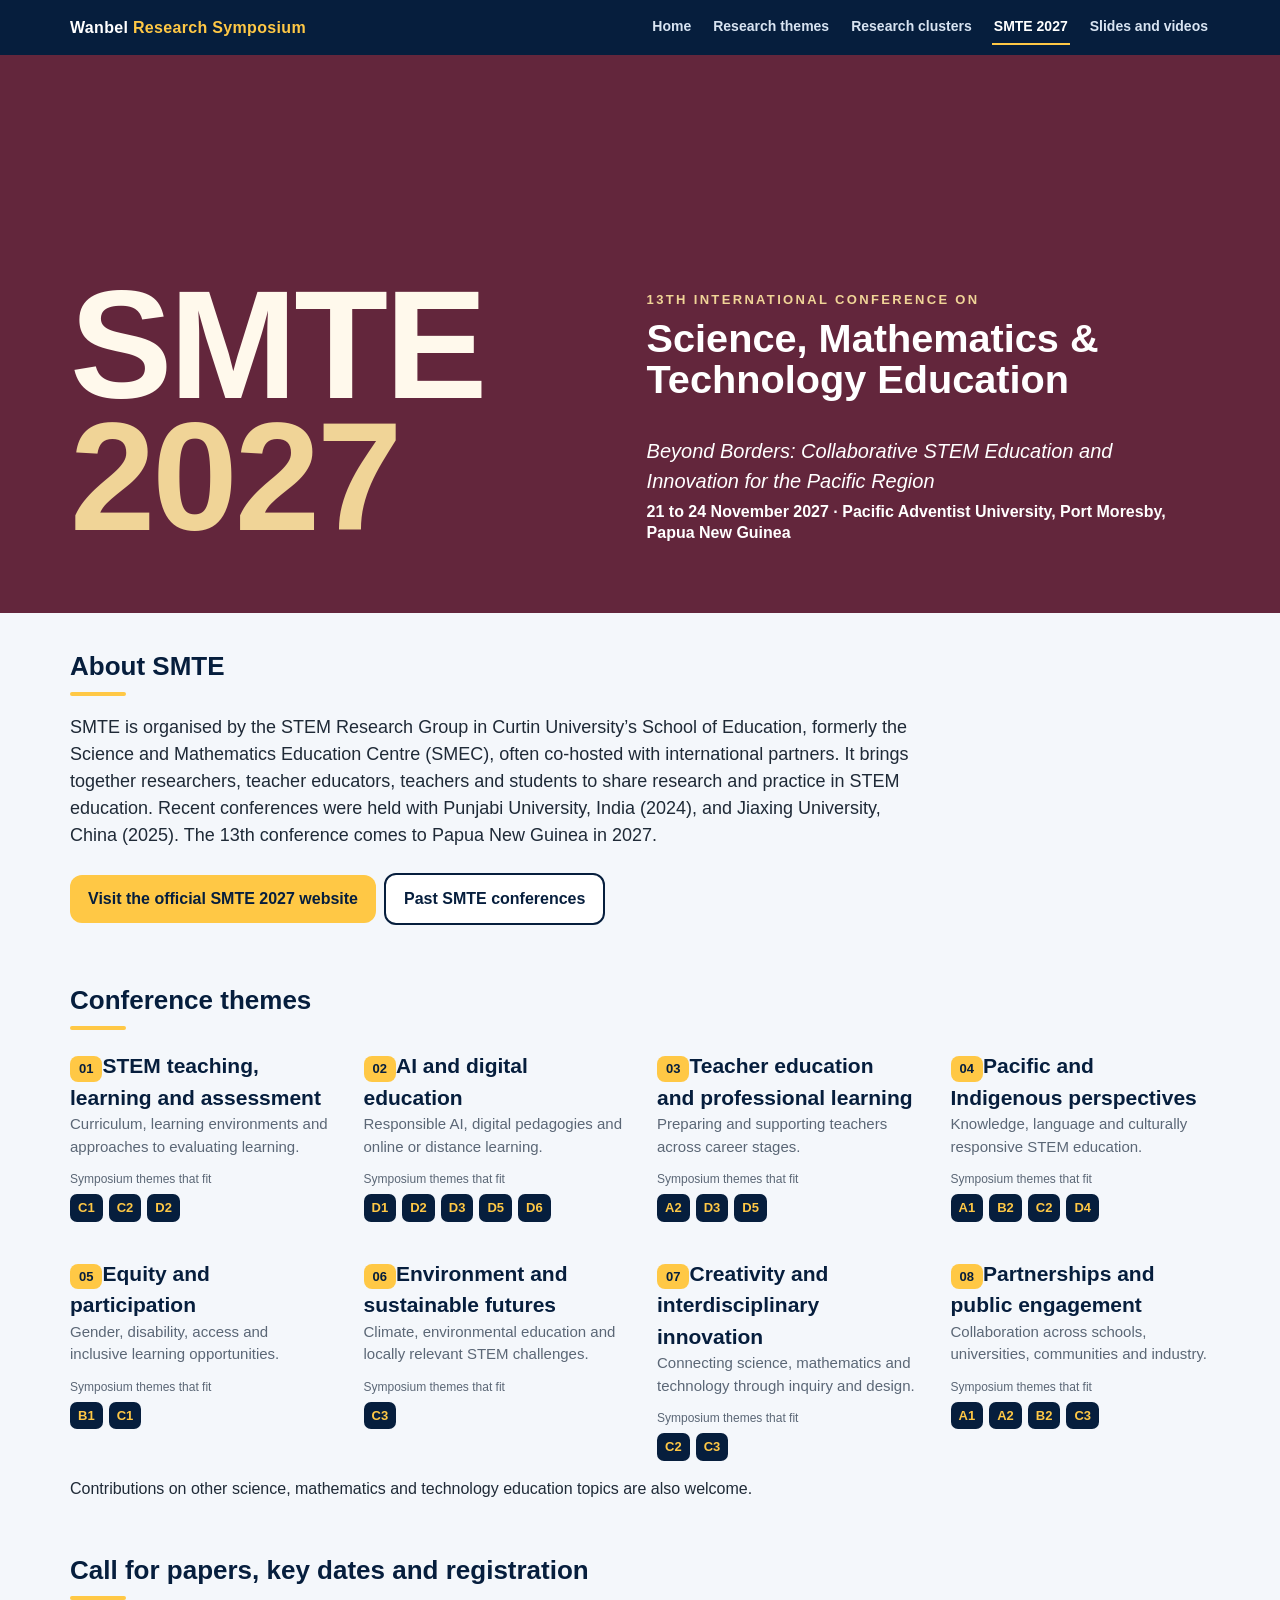
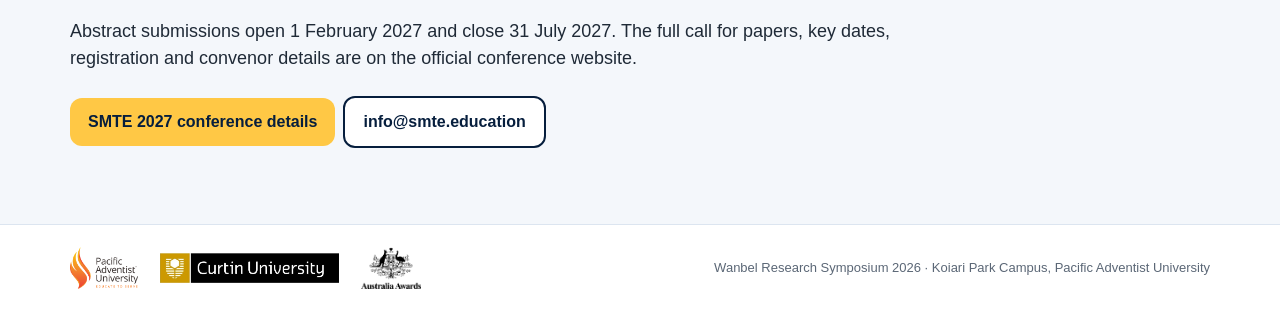
<file: smte2027.html>
<!DOCTYPE html><html lang="en"><head><meta charset="utf-8"><meta name="viewport" content="width=device-width, initial-scale=1"><title>SMTE 2027 · Wanbel Research Symposium 2026</title><link rel="stylesheet" href="assets/style.css"></head><body><nav class="top"><div class="wrap"><a class="brand" href="index.html">Wanbel <span>Research Symposium</span></a><a class="l" href="index.html">Home</a><a class="l" href="themes.html">Research themes</a><a class="l" href="clusters.html">Research clusters</a><a class="l on" href="smte2027.html">SMTE 2027</a><a class="l" href="resources.html">Slides and videos</a></div></nav><div class="smh" id="smh"><div class="wrap smin">
<div class="motif"><div class="big"><span>SMT<i id="eL">E</i></span><span class="yr">2027</span></div></div>
<div class="smt"><div><div class="kick">13th International Conference on</div><h1>Science, Mathematics &amp; Technology Education</h1></div>
<div><p class="sub">Beyond Borders: Collaborative STEM Education and Innovation for the Pacific Region</p>
<div class="meta">21 to 24 November 2027 · Pacific Adventist University, Port Moresby, Papua New Guinea</div></div></div>
</div><canvas id="birdcv" class="birdcv" aria-hidden="true"></canvas></div>
<script>
{
const S={approach:3.2,landing:1.1,rest:2.8,takeoff:0.9,depart:3.4,pause:0.45,wingFPS:8};
const frameData=[{"src":"[data-uri]","anchor":[92,135],"scale":1},{"src":"[data-uri]","anchor":[54,140],"scale":1},{"src":"[data-uri]","anchor":[58,151],"scale":1},{"src":"[data-uri]","anchor":[54,169],"scale":1},{"src":"[data-uri]","anchor":[55,146],"scale":1},{"src":"[data-uri]","anchor":[54,105],"scale":1},{"src":"[data-uri]","anchor":[53,92],"scale":1},{"src":"[data-uri]","anchor":[56,91],"scale":1},{"src":"[data-uri]","anchor":[65,101],"scale":1}];
const hero=document.getElementById('smh'),E=document.getElementById('eL'),cv=document.getElementById('birdcv'),ctx=cv.getContext('2d');
let W=0,H=0,lx=0,ly=0,sc=1;
function resize(){const d=Math.min(devicePixelRatio||1,2),hr=hero.getBoundingClientRect(),er=E.getBoundingClientRect(),fs=parseFloat(getComputedStyle(E).fontSize);
 W=hr.width;H=hr.height;cv.width=Math.round(W*d);cv.height=Math.round(H*d);ctx.setTransform(d,0,0,d,0,0);
 const capTop=er.top-hr.top+(er.height-fs*0.72)/2;
 sc=Math.max(.55,Math.min(1.45,fs*.8/70));lx=er.left-hr.left+er.width*0.5-17*sc;ly=capTop-104*sc+4;}
addEventListener('resize',resize);
const clamp=v=>Math.max(0,Math.min(1,v)),smooth=v=>{v=clamp(v);return v*v*(3-2*v)},mix=(a,b,p)=>a+(b-a)*p,cycle=[0,1,2,3,2,1];
function draw(f,x,y,s,al=1,an=0){if(al<=0)return;ctx.save();ctx.translate(x,y);ctx.rotate(an);ctx.globalAlpha=al;ctx.scale(s*f.scale,s*f.scale);ctx.drawImage(f.img,-f.anchor[0],-f.anchor[1]);ctx.restore();}
function flap(F,t,x,y,s,an=0){let n=t*S.wingFPS;const i=Math.floor(n)%cycle.length,f=n-Math.floor(n);const a=F[cycle[i]],b=F[cycle[(i+1)%cycle.length]];const bl=smooth((f-.72)/.28);draw(a,x,y,s,1-bl,an);draw(b,x,y,s,bl,an);}
function seq(F,o,p,x,y,s){let n=clamp(p)*(o.length-1);draw(F[o[Math.min(o.length-1,Math.round(n))]],x,y,s);}
function load(o){const img=new Image();img.src=o.src;return img.decode().then(()=>({...o,img}));}
function go(){resize();Promise.all(frameData.map(load)).then(F=>{
 const rest=F[8],total=S.approach+S.landing+S.rest+S.takeoff+S.depart+S.pause;
 if(matchMedia('(prefers-reduced-motion: reduce)').matches){draw(rest,lx,ly,sc);return;}
 const start=performance.now();
 function tick(now){const t=((now-start)/1000)%total;ctx.clearRect(0,0,W,H);const s=sc,edge=362*s;let u=t;
  if(u<S.approach){const p=u/S.approach;const x=mix(W+edge,lx+55*s,p),y=mix(ly-110*s,ly-22*s,p)+Math.sin(p*Math.PI*2)*10*s;flap(F,u,x,y,s,-.04*Math.sin(p*Math.PI));}
  else if((u-=S.approach)<S.landing){const p=u/S.landing;seq(F,[3,4,5,6,7,8],Math.min(p/.9,1),mix(lx+55*s,lx,smooth(p)),mix(ly-22*s,ly,smooth(p)),s);}
  else if((u-=S.landing)<S.rest){draw(rest,lx,ly,s);}
  else if((u-=S.rest)<S.takeoff){const p=u/S.takeoff;seq(F,[8,7,6,5,4,3,2,1,0],p,lx-65*s*smooth(p),ly-50*s*smooth(p),s);}
  else if((u-=S.takeoff)<S.depart){const p=u/S.depart;flap(F,u,mix(lx-65*s,-edge,p),mix(ly-50*s,ly-120*s,p)+Math.sin(p*Math.PI)*-12*s,s);}
  requestAnimationFrame(tick);}
 requestAnimationFrame(tick);});}
if(document.readyState==='complete')go();else addEventListener('load',go);
}
</script>
<main class="wrap">
<section><h2>About SMTE</h2>
<p class="lead">SMTE is organised by the STEM Research Group in Curtin University’s School of Education, formerly the Science and Mathematics Education Centre (SMEC), often co-hosted with international partners. It brings together researchers, teacher educators, teachers and students to share research and practice in STEM education. Recent conferences were held with Punjabi University, India (2024), and Jiaxing University, China (2025). The 13th conference comes to Papua New Guinea in 2027.</p>
<p><a class="btn" href="https://smte.education/" target="_blank" rel="noopener">Visit the official SMTE 2027 website</a><a class="btn alt" href="https://smte.education/history.html" target="_blank" rel="noopener">Past SMTE conferences</a></p></section>
<section style="padding-top:0"><h2>Conference themes</h2><div class="cards">
<div class="card"><span class="tag">01</span><div class="t">STEM teaching, learning and assessment</div><p class="d">Curriculum, learning environments and approaches to evaluating learning.</p><div class="fits"><span>Symposium themes that fit</span><a class="fit" href="themes.html#C1">C1</a><a class="fit" href="themes.html#C2">C2</a><a class="fit" href="themes.html#D2">D2</a></div></div><div class="card"><span class="tag">02</span><div class="t">AI and digital education</div><p class="d">Responsible AI, digital pedagogies and online or distance learning.</p><div class="fits"><span>Symposium themes that fit</span><a class="fit" href="themes.html#D1">D1</a><a class="fit" href="themes.html#D2">D2</a><a class="fit" href="themes.html#D3">D3</a><a class="fit" href="themes.html#D5">D5</a><a class="fit" href="themes.html#D6">D6</a></div></div><div class="card"><span class="tag">03</span><div class="t">Teacher education and professional learning</div><p class="d">Preparing and supporting teachers across career stages.</p><div class="fits"><span>Symposium themes that fit</span><a class="fit" href="themes.html#A2">A2</a><a class="fit" href="themes.html#D3">D3</a><a class="fit" href="themes.html#D5">D5</a></div></div><div class="card"><span class="tag">04</span><div class="t">Pacific and Indigenous perspectives</div><p class="d">Knowledge, language and culturally responsive STEM education.</p><div class="fits"><span>Symposium themes that fit</span><a class="fit" href="themes.html#A1">A1</a><a class="fit" href="themes.html#B2">B2</a><a class="fit" href="themes.html#C2">C2</a><a class="fit" href="themes.html#D4">D4</a></div></div><div class="card"><span class="tag">05</span><div class="t">Equity and participation</div><p class="d">Gender, disability, access and inclusive learning opportunities.</p><div class="fits"><span>Symposium themes that fit</span><a class="fit" href="themes.html#B1">B1</a><a class="fit" href="themes.html#C1">C1</a></div></div><div class="card"><span class="tag">06</span><div class="t">Environment and sustainable futures</div><p class="d">Climate, environmental education and locally relevant STEM challenges.</p><div class="fits"><span>Symposium themes that fit</span><a class="fit" href="themes.html#C3">C3</a></div></div><div class="card"><span class="tag">07</span><div class="t">Creativity and interdisciplinary innovation</div><p class="d">Connecting science, mathematics and technology through inquiry and design.</p><div class="fits"><span>Symposium themes that fit</span><a class="fit" href="themes.html#C2">C2</a><a class="fit" href="themes.html#C3">C3</a></div></div><div class="card"><span class="tag">08</span><div class="t">Partnerships and public engagement</div><p class="d">Collaboration across schools, universities, communities and industry.</p><div class="fits"><span>Symposium themes that fit</span><a class="fit" href="themes.html#A1">A1</a><a class="fit" href="themes.html#A2">A2</a><a class="fit" href="themes.html#B2">B2</a><a class="fit" href="themes.html#C3">C3</a></div></div>
</div><p>Contributions on other science, mathematics and technology education topics are also welcome.</p></section>
<section style="padding-top:0"><h2>Call for papers, key dates and registration</h2>
<p class="lead">Abstract submissions open 1 February 2027 and close 31 July 2027. The full call for papers, key dates, registration and convenor details are on the official conference website.</p>
<p><a class="btn" href="https://smte.education/2027.html" target="_blank" rel="noopener">SMTE 2027 conference details</a><a class="btn alt" href="mailto:info@smte.education">info@smte.education</a></p></section></main><footer class="site"><div class="wrap"><img src="assets/pau.png" alt="Pacific Adventist University"><img src="assets/curtin.png" alt="Curtin University"><img src="assets/aa.png" alt="Australia Awards"><div class="small">Wanbel Research Symposium 2026 · Koiari Park Campus, Pacific Adventist University</div></div></footer><script src="assets/site.js"></script></body></html>
</file>
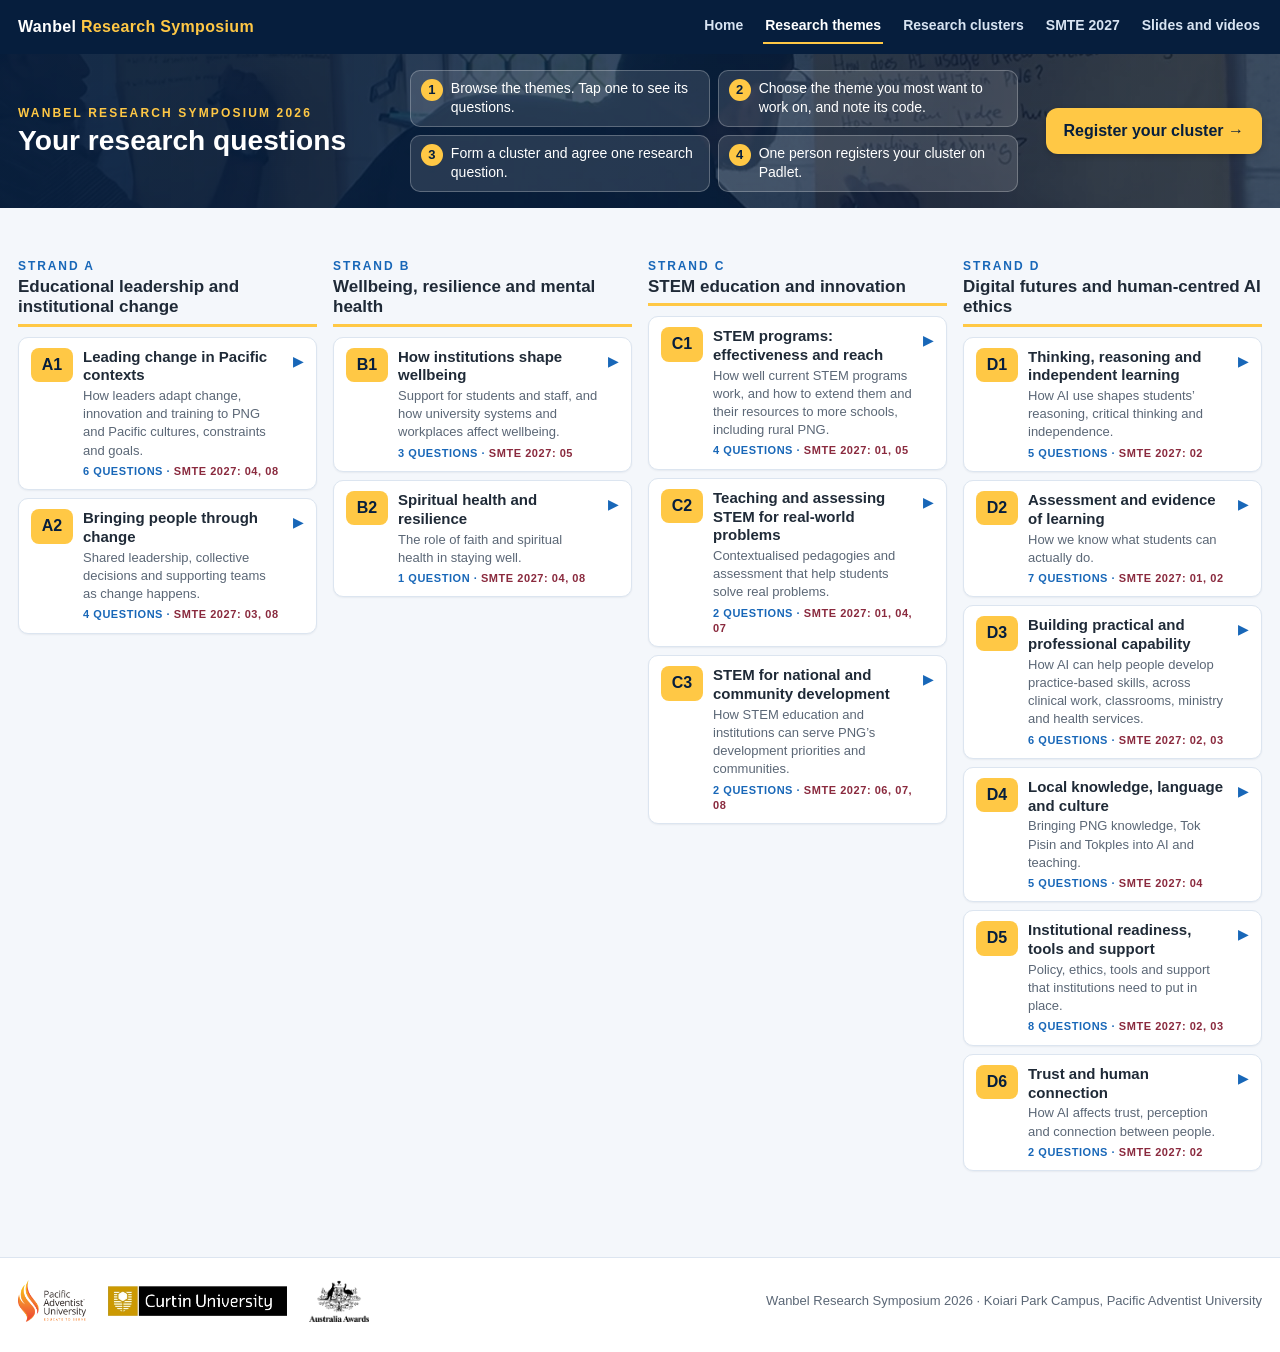
<file: themes.html>
<!DOCTYPE html>
<html lang="en"><head><meta charset="utf-8"><meta name="viewport" content="width=device-width, initial-scale=1">
<title>Research themes · Wanbel Research Symposium 2026</title>
<link rel="stylesheet" href="assets/style.css"><style>
:root{--navy:#061E3D;--blue:#1867B8;--gold:#FFC845;--ink:#1F2A37;--muted:#5B6776;--bg:#F4F7FB;--line:#DCE5F0}
*{box-sizing:border-box}html,body{margin:0}
body{font-family:Arial,Helvetica,sans-serif;background:var(--bg);color:var(--ink);line-height:1.4}
.wrap{max-width:1880px;margin:0 auto;padding:0 18px}
header.rq{background:linear-gradient(135deg,var(--navy),var(--blue));color:#fff}
header .wrap{display:flex;flex-wrap:wrap;align-items:center;gap:14px 28px;padding-top:16px;padding-bottom:16px}
.kick{color:var(--gold);font-weight:700;letter-spacing:.18em;font-size:12px;text-transform:uppercase}
h1{margin:4px 0 0;font-size:clamp(22px,2.2vw,32px);line-height:1.1}
.htext{flex:1 1 320px}
.steps{flex:2 1 520px;display:flex;flex-wrap:wrap;gap:8px;margin:0;padding:0;list-style:none;counter-reset:s}
.steps li{counter-increment:s;background:rgba(255,255,255,.12);border:1px solid rgba(255,255,255,.25);border-radius:10px;padding:8px 12px 8px 40px;position:relative;font-size:14px;flex:1 1 200px}
.steps li::before{content:counter(s);position:absolute;left:10px;top:8px;width:22px;height:22px;border-radius:50%;background:var(--gold);color:var(--navy);font-weight:800;font-size:13px;display:flex;align-items:center;justify-content:center}
.reg{flex:0 0 auto;display:inline-block;background:var(--gold);color:var(--navy);font-weight:800;font-size:16px;text-decoration:none;border-radius:12px;padding:12px 18px;box-shadow:0 2px 6px rgba(0,0,0,.2)}
.grid{display:grid;grid-template-columns:1fr;gap:16px;padding:16px 0 24px}
@media(min-width:760px){.grid{grid-template-columns:repeat(2,1fr)}}
@media(min-width:1280px){.grid{grid-template-columns:repeat(4,1fr)}}
.col{min-width:0}
.sh{border-bottom:3px solid var(--gold);margin-bottom:10px;padding-bottom:6px}
.sh .k{font-size:12px;letter-spacing:.16em;text-transform:uppercase;color:var(--blue);font-weight:700}
.sh .n{font-weight:800;font-size:17px;line-height:1.2;margin-top:2px}
details{background:#fff;border:1px solid var(--line);border-radius:10px;margin:0 0 8px;box-shadow:0 1px 2px rgba(6,30,61,.06)}
summary{list-style:none;cursor:pointer;padding:10px 12px;display:flex;gap:10px;align-items:flex-start}
summary::-webkit-details-marker{display:none}
.code{flex:0 0 auto;background:var(--gold);color:var(--navy);font-weight:800;border-radius:8px;min-width:42px;text-align:center;padding:6px 4px;font-size:16px}
.tt{font-weight:700;font-size:15px;line-height:1.25}
.dd{color:var(--muted);font-size:13px;margin-top:2px}
.count{font-size:11px;color:var(--blue);font-weight:700;margin-top:4px;letter-spacing:.05em}
.chev{margin-left:auto;color:var(--blue);font-size:14px;transition:transform .2s;padding-top:4px}
details[open] .chev{transform:rotate(90deg)}
ol.q{margin:0;padding:4px 14px 12px 34px;border-top:1px solid var(--line)}
ol.q li{margin:8px 0;font-size:14px}
footer{color:var(--muted);font-size:12px;text-align:center;padding:0 16px 24px}
@media(max-width:759px){.dd{font-size:14px}.tt{font-size:16px}}
.sm{color:#8A2A3E}header.rq{background:linear-gradient(90deg,rgba(6,30,61,.92),rgba(6,30,61,.7)),url(assets/photos/questions.jpg) center 40%/cover}</style></head><body><nav class="top"><div class="wrap"><a class="brand" href="index.html">Wanbel <span>Research Symposium</span></a><a class="l" href="index.html">Home</a><a class="l on" href="themes.html">Research themes</a><a class="l" href="clusters.html">Research clusters</a><a class="l" href="smte2027.html">SMTE 2027</a><a class="l" href="resources.html">Slides and videos</a></div></nav>
<header class="rq"><div class="wrap">
<div class="htext"><div class="kick">Wanbel Research Symposium 2026</div><h1>Your research questions</h1></div>
<ol class="steps"><li>Browse the themes. Tap one to see its questions.</li><li>Choose the theme you most want to work on, and note its code.</li><li>Form a cluster and agree one research question.</li><li>One person registers your cluster on Padlet.</li></ol>
<a class="reg" href="https://padlet.com/curtinschoolofeducation/wanbel-research-symposium-2026-research-clusters-s025qxuvh6d6tyvyw1vt" target="_blank" rel="noopener">Register your cluster →</a>
</div></header>
<main class="wrap"><div class="grid" id="grid"></div></main>
<footer class="site"><div class="wrap"><img src="assets/pau.png" alt="Pacific Adventist University"><img src="assets/curtin.png" alt="Curtin University"><img src="assets/aa.png" alt="Australia Awards"><div class="small">Wanbel Research Symposium 2026 · Koiari Park Campus, Pacific Adventist University</div></div></footer>
<script>
const DATA = [{"strand": "D", "name": "Digital futures and human-centred AI ethics", "themes": [{"code": "D1", "title": "Thinking, reasoning and independent learning", "desc": "How AI use shapes students’ reasoning, critical thinking and independence.", "qs": ["To what extent do students’ attitudes towards learning predict future performance in reading, writing and speaking?", "How does students’ use of AI affect critical-thinking skills in higher learning institutions (HLIs) in PNG?", "How does student dependence on AI for scientific problem-solving affect the development of human reasoning?", "To what extent does AI use risk taking over or weakening human reasoning, and how can students maintain independence in their learning and thinking?", "How does the use of AI influence nursing students’ learning experiences and clinical performance?"], "smte": ["02"]}, {"code": "D2", "title": "Assessment and evidence of learning", "desc": "How we know what students can actually do.", "qs": ["How can human effort be distinguished from work generated or substantially assisted by AI?", "How can assessments in management units be designed to reduce students’ over-reliance on AI?", "How can students’ outputs and outcomes be assessed in ways that reveal their capability and actual learning?", "What alternative assessment strategies, beyond Turnitin, can effectively assess students’ learning, originality and academic integrity in the era of AI?", "What are the differences in student academic performance when LMS assessment tools are used compared with traditional pen-and-paper tests?", "How do AI-generated questions affect student performance in final evaluations at PNG universities?", "How can AI support the development of effective assessments for nursing students that increase their confidence in critical thinking and problem-solving?"], "smte": ["01", "02"]}, {"code": "D3", "title": "Building practical and professional capability", "desc": "How AI can help people develop practice-based skills, across clinical work, classrooms, ministry and health services.", "qs": ["How could teachers responsibly use AI in classroom practice, including in schools from the earliest stages of education?", "How can nursing lecturers use AI in clinical teaching to enhance students’ competency?", "How can AI support the planning of teaching and the development of clinical nursing skills and actions among Bachelor of Nursing students?", "How can AI tools support the development of simulation-based clinical modules for midwifery and nursing students?", "How can AI support health-care settings, including AI-enabled health services or software, in PNG hospitals?", "How do pastors use AI to prepare sermons, and how is AI influencing sermon preparation and delivery among pastors in Papua New Guinea?"], "smte": ["02", "03"]}, {"code": "D4", "title": "Local knowledge, language and culture", "desc": "Bringing PNG knowledge, Tok Pisin and Tokples into AI and teaching.", "qs": ["How can AI tools be used to design locally relevant content?", "How can local content and knowledge be captured, represented and incorporated into AI systems?", "What methods could be used to develop a Papua New Guinea-specific knowledge base that improves the local relevance and accuracy of AI systems?", "To what extent can AI support bilingual education and translation between English, Tok Pisin and Tokples?", "How can the integration of Indigenous Knowledge and AI improve the teaching and learning of mathematics?"], "smte": ["04"]}, {"code": "D5", "title": "Institutional readiness, tools and support", "desc": "Policy, ethics, tools and support that institutions need to put in place.", "qs": ["Is using AI prompting an ethical practice in academic research, and what ethical boundaries should guide its use?", "To what extent are educational institutions prepared to integrate AI into academic teaching, learning, monitoring and evaluation?", "What pedagogical and policy frameworks would support the responsible integration of AI in PNG higher learning institutions?", "How can higher education institutions in PNG develop institutional policies, curriculum frameworks and industry partnerships to support the responsible and effective integration of AI in education, including accounting education?", "What AI tools are specifically designed for educational purposes and research studies, and what are the benefits of using more than one AI tool?", "How effective are AI-powered digital features in improving teaching, learning and administrative efficiency?", "How do institutional support services, such as online tutoring, digital-literacy orientation and technical helpdesks, affect student self-efficacy and satisfaction in PNG online courses?", "In the PNG context, will physical learning resources remain relevant as AI and digital technologies become more prevalent?"], "smte": ["02", "03"]}, {"code": "D6", "title": "Trust and human connection", "desc": "How AI affects trust, perception and connection between people.", "qs": ["Will the use of AI desensitise people to human connection and communication?", "How do people perceive individuals who use AI to perform tasks, and what effect does AI use have on perceptions of their intelligence, competence and trustworthiness?"], "smte": ["02"]}]}, {"strand": "B", "name": "Wellbeing, resilience and mental health", "themes": [{"code": "B1", "title": "How institutions shape wellbeing", "desc": "Support for students and staff, and how university systems and workplaces affect wellbeing.", "qs": ["What types of support systems do nursing students need to enhance their overall wellbeing and mental health?", "How do delays caused by ineffective email communication from university offices affect university students’ course registration, academic progress, mental health and wellbeing?", "Workplace bullying: How can it be dealt with?"], "smte": ["05"]}, {"code": "B2", "title": "Spiritual health and resilience", "desc": "The role of faith and spiritual health in staying well.", "qs": ["How does spiritual health support resilience and mental wellbeing?"], "smte": ["04", "08"]}]}, {"strand": "A", "name": "Educational leadership and institutional change", "themes": [{"code": "A1", "title": "Leading change in Pacific contexts", "desc": "How leaders adapt change, innovation and training to PNG and Pacific cultures, constraints and goals.", "qs": ["How do leaders in higher institutions in PNG contextualize and adapt to innovative changes to improve student learning, wellbeing and institutional performances?", "How do leaders in Pacific higher education institutions navigate institutional constraints and cultural boundaries to drive meaningful change and innovation?", "To what extent does culturally adapted leadership and management training improve leadership effectiveness across institutions in the Pacific region?", "How do HEI leaders contextualise PNG Vision 2050?", "How do academics across Sonoma and PAU contextualize usage of Canvas?", "How do we contextualise and respect new ideas in our organisations and institutions?"], "smte": ["04", "08"]}, {"code": "A2", "title": "Bringing people through change", "desc": "Shared leadership, collective decisions and supporting teams as change happens.", "qs": ["How do we utilize collective decision making to remediate passive rejection?", "What strategies support team members’ adaptation to organisational change?", "How is leadership shared in the process of change and innovation within different faculties at PAU?", "How do school leaders’ leadership practices affect teachers’ willingness to participate positively in school initiatives?"], "smte": ["03", "08"]}]}, {"strand": "C", "name": "STEM education and innovation", "themes": [{"code": "C1", "title": "STEM programs: effectiveness and reach", "desc": "How well current STEM programs work, and how to extend them and their resources to more schools, including rural PNG.", "qs": ["How effectively does the current STEM program in PNG’s National Schools of Excellence prepare students to become independent researchers?", "How does STEM curriculum effectively improve learning at selected schools where STEM curriculum is offered in PNG?", "How best can STEM education be implemented in schools other than the National Schools of Excellence?", "To what extent does access to STEM learning resources affect secondary students’ achievement and interest in rural PNG?"], "smte": ["01", "05"]}, {"code": "C2", "title": "Teaching and assessing STEM for real-world problems", "desc": "Contextualised pedagogies and assessment that help students solve real problems.", "qs": ["How can contextualised STEM pedagogies promote local innovation and community-based solutions?", "How do different types of assessment impact students’ output in solving real-world problems?"], "smte": ["01", "04", "07"]}, {"code": "C3", "title": "STEM for national and community development", "desc": "How STEM education and institutions can serve PNG’s development priorities and communities.", "qs": ["How can STEM education contribute to national development priorities in PNG, such as food and water security and climate adaptation?", "What practical steps should a higher learning institution in PNG, with different disciplines and areas of emphasis, take to effectively use STEM to prepare students to solve real-life challenges in communities?"], "smte": ["06", "07", "08"]}]}];
const ORDER=['A','B','C','D'];
const esc=s=>s.replace(/[&<>]/g,c=>({'&':'&amp;','<':'&lt;','>':'&gt;'}[c]));
document.getElementById('grid').innerHTML = DATA.slice().sort((a,b)=>ORDER.indexOf(a.strand)-ORDER.indexOf(b.strand)).map(s=>
 `<section class="col"><div class="sh"><div class="k">Strand ${s.strand}</div><div class="n">${esc(s.name)}</div></div>`+
 s.themes.map(t=>`<details id="${t.code}"><summary><span class="code">${t.code}</span><span><div class="tt">${esc(t.title)}</div><div class="dd">${esc(t.desc)}</div><div class="count">${t.qs.length} QUESTION${t.qs.length>1?'S':''}${t.smte&&t.smte.length?' · <span class="sm">SMTE 2027: '+t.smte.join(', ')+'</span>':''}</div></span><span class="chev">▶</span></summary><ol class="q">${t.qs.map(q=>`<li>${esc(q)}</li>`).join('')}</ol></details>`).join('')+`</section>`).join('');
</script><script src="assets/site.js">
if(location.hash){var el=document.getElementById(location.hash.slice(1));if(el){el.open=true;setTimeout(function(){el.scrollIntoView({behavior:'smooth',block:'center'})},200)}}
</script></body></html>
</file>
<file: assets/style.css>
:root{--navy:#061E3D;--blue:#1867B8;--gold:#FFC845;--ink:#1F2A37;--muted:#5B6776;--bg:#F4F7FB;--line:#DCE5F0;--maroon:#63263C;--cream:#FAF4E8}
*{box-sizing:border-box}html,body{margin:0}
body{font-family:Arial,Helvetica,sans-serif;background:var(--bg);color:var(--ink);line-height:1.5}
a{color:var(--blue)}
.wrap{max-width:1180px;margin:0 auto;padding:0 20px}
.wide{max-width:1880px}
nav.top{background:var(--navy);position:sticky;top:0;z-index:10}
nav.top .wrap{display:flex;flex-wrap:wrap;align-items:center;gap:4px 18px;padding-top:10px;padding-bottom:10px}
nav.top .brand{color:#fff;font-weight:800;text-decoration:none;margin-right:auto;letter-spacing:.02em}
nav.top .brand span{color:var(--gold)}
nav.top a.l{color:#D8E4F2;text-decoration:none;font-size:14px;font-weight:700;padding:6px 2px;border-bottom:2px solid transparent}
nav.top a.l:hover,nav.top a.l.on{color:#fff;border-bottom-color:var(--gold)}
.hero{background:linear-gradient(135deg,var(--navy),var(--blue));color:#fff;padding:56px 0 50px}
.kick{color:var(--gold);font-weight:700;letter-spacing:.18em;font-size:13px;text-transform:uppercase}
.hero h1{font-size:clamp(34px,5vw,60px);line-height:1.05;margin:10px 0 12px}
.hero .sub{font-size:clamp(17px,2vw,22px);font-style:italic;opacity:.95;margin:0 0 18px}
.hero .meta{font-weight:700;font-size:16px}
.page-h{background:linear-gradient(135deg,var(--navy),var(--blue));color:#fff;padding:30px 0 26px}
.page-h h1{margin:6px 0 4px;font-size:clamp(26px,3vw,38px)}
.page-h p{margin:0;opacity:.92}
section{padding:34px 0}
h2{font-size:26px;margin:0 0 14px;color:var(--navy)}
.lead{font-size:18px;max-width:860px}
.cards{display:grid;gap:16px;grid-template-columns:repeat(auto-fit,minmax(250px,1fr))}
.card{background:#fff;border:1px solid var(--line);border-radius:14px;padding:20px;box-shadow:0 1px 3px rgba(6,30,61,.06);text-decoration:none;color:var(--ink);display:block;transition:transform .15s,box-shadow .15s}
a.card:hover{transform:translateY(-2px);box-shadow:0 6px 16px rgba(6,30,61,.12)}
.card .t{font-weight:800;font-size:19px;color:var(--navy);margin:6px 0 6px}
.card .d{color:var(--muted);font-size:15px;margin:0}
.card .go{color:var(--blue);font-weight:700;font-size:14px;margin-top:10px;display:inline-block}
.tag{display:inline-block;background:var(--gold);color:var(--navy);font-weight:800;border-radius:8px;padding:3px 9px;font-size:13px}
.aims{counter-reset:a;list-style:none;padding:0;margin:0;display:grid;gap:12px;grid-template-columns:repeat(auto-fit,minmax(240px,1fr))}
.aims li{counter-increment:a;background:#fff;border-left:5px solid var(--gold);border-radius:10px;padding:14px 16px 14px 54px;position:relative;box-shadow:0 1px 3px rgba(6,30,61,.06)}
.aims li::before{content:counter(a);position:absolute;left:14px;top:14px;width:28px;height:28px;border-radius:50%;background:var(--navy);color:var(--gold);font-weight:800;display:flex;align-items:center;justify-content:center}
.note{background:#fff;border:1px solid var(--line);border-left:6px solid var(--blue);border-radius:10px;padding:14px 16px;margin:14px 0}
.btn{display:inline-block;background:var(--gold);color:var(--navy);font-weight:800;text-decoration:none;border-radius:12px;padding:12px 18px;margin:6px 8px 6px 0}
.btn.alt{background:#fff;border:2px solid var(--navy)}
footer.site{background:#fff;border-top:1px solid var(--line);padding:22px 0 30px;margin-top:20px}
footer.site .wrap{display:flex;flex-wrap:wrap;align-items:center;gap:22px}
footer.site img{height:42px;width:auto}
footer.site img[alt="Curtin University"]{height:30px}
footer.site .small{color:var(--muted);font-size:13px;margin-left:auto}
table{border-collapse:collapse;width:100%;background:#fff;border-radius:10px;overflow:hidden}
td,th{text-align:left;padding:10px 14px;border-bottom:1px solid var(--line)}
th{background:var(--navy);color:#fff;font-size:14px}
.embed{width:100%;height:80vh;min-height:560px;border:1px solid var(--line);border-radius:12px;background:#fff}
.card.deck{padding:0;overflow:hidden}
.card.deck img{width:100%;display:block;aspect-ratio:16/9;object-fit:cover;border-bottom:1px solid var(--line)}
.card.deck .t,.card.deck .d,.card.deck .go{margin-left:18px;margin-right:18px}
.card.deck .go{margin-bottom:16px}

/* ---------- lighter, livelier layer ---------- */
.hero,.page-h{position:relative;overflow:hidden;background:linear-gradient(120deg,#061E3D,#0E3B73,#1867B8,#0B2E5C);background-size:300% 300%;animation:drift 18s ease-in-out infinite}
@keyframes drift{0%{background-position:0% 50%}50%{background-position:100% 50%}100%{background-position:0% 50%}}
.hero::after,.page-h::after{content:"";position:absolute;inset:auto -10% -40px -10%;height:140px;background:radial-gradient(60% 60% at 50% 100%,rgba(255,200,69,.22),transparent 70%);pointer-events:none}
.waves{position:absolute;inset:0;pointer-events:none;opacity:.35}
.waves path{fill:none;stroke:#FFC845;stroke-width:1;animation:wave 12s ease-in-out infinite alternate}
.waves path:nth-child(2){animation-duration:15s;stroke:#8FB3DA}
.waves path:nth-child(3){animation-duration:19s}
@keyframes wave{from{transform:translateX(-40px)}to{transform:translateX(40px)}}
.hero .wrap,.page-h .wrap{position:relative;z-index:2}
.flybird{position:absolute;top:18px;right:-200px;width:150px;z-index:3;pointer-events:none;animation:fly 16s linear infinite}
@keyframes fly{0%{transform:translate(0,0)}45%{transform:translate(calc(-100vw - 260px),40px)}100%{transform:translate(calc(-100vw - 260px),40px)}}
/* open layouts instead of boxes */
.card{background:none;border:none;box-shadow:none;padding:6px 0 0;border-radius:0}
a.card:hover{transform:none;box-shadow:none}
.card .t{font-size:21px;position:relative;display:inline}
a.card .t{background-image:linear-gradient(var(--gold),var(--gold));background-size:0 3px;background-repeat:no-repeat;background-position:0 100%;transition:background-size .35s}
a.card:hover .t{background-size:100% 3px}
.card .go{transition:transform .25s}
a.card:hover .go{transform:translateX(6px)}
.cards{gap:30px 34px}
.card.deck{padding:0;overflow:visible;background:none;border:none}
.card.deck img{border-radius:14px;border:none;box-shadow:0 10px 24px rgba(6,30,61,.18);transition:transform .35s,box-shadow .35s;margin-bottom:12px}
.card.deck:hover img{transform:translateY(-4px) scale(1.02);box-shadow:0 16px 32px rgba(6,30,61,.25)}
.card.deck .t,.card.deck .d,.card.deck .go{margin-left:0;margin-right:0}
.aims li{background:none;box-shadow:none;border-left:none;padding:0 0 0 64px;font-size:18px;font-weight:700;color:var(--navy);min-height:52px}
.aims li::before{width:48px;height:48px;font-size:22px;top:-4px;left:0;background:var(--gold);color:var(--navy)}
.strand{display:flex;gap:16px;align-items:flex-start}
.strand .big{flex:0 0 auto;width:64px;height:64px;border-radius:50%;background:var(--navy);color:var(--gold);font-weight:900;font-size:30px;display:flex;align-items:center;justify-content:center;transition:transform .3s}
.strand:hover .big{transform:rotate(-8deg) scale(1.08)}
.note{border:none;background:rgba(24,103,184,.07);border-radius:12px}
h2{position:relative;padding-bottom:10px}
h2::after{content:"";position:absolute;left:0;bottom:0;width:56px;height:4px;border-radius:2px;background:var(--gold)}
table{box-shadow:0 6px 18px rgba(6,30,61,.08)}
/* reveal on scroll */
.reveal{opacity:0;transform:translateY(26px);transition:opacity .7s ease,transform .7s ease}
.reveal.in{opacity:1;transform:none}
.cards .reveal:nth-child(2){transition-delay:.08s}.cards .reveal:nth-child(3){transition-delay:.16s}.cards .reveal:nth-child(4){transition-delay:.24s}.cards .reveal:nth-child(5){transition-delay:.32s}
@media (prefers-reduced-motion:reduce){.hero,.page-h,.waves path,.flybird{animation:none}.flybird{display:none}.reveal{opacity:1;transform:none;transition:none}}
@media (max-width:700px){.flybird{width:100px}}
.fits{margin-top:12px;display:flex;flex-wrap:wrap;gap:6px;align-items:center}
.fits span{font-size:12px;color:var(--muted);width:100%}
.fit{background:var(--navy);color:var(--gold);font-weight:800;font-size:13px;border-radius:7px;padding:4px 8px;text-decoration:none;transition:transform .2s}
.fit:hover{transform:translateY(-2px)}
.smh{position:relative;overflow:hidden;background:#63263C;color:#fff}
.smin{display:grid;grid-template-columns:minmax(0,1fr) minmax(0,1.05fr);gap:40px;align-items:stretch;padding-top:235px;padding-bottom:70px}
.motif .big{position:relative;z-index:2;font-weight:900;line-height:.86;font-size:clamp(84px,12vw,170px);letter-spacing:-.02em;margin-top:-.07em}
.motif .big span{display:block;color:#FFF9EC}.motif .big .yr{color:#F0D497}
.motif i{font-style:normal}
.smt{display:flex;flex-direction:column;justify-content:space-between;gap:12px}
.bird{position:absolute;left:0;top:0;z-index:1;opacity:0;pointer-events:none;will-change:transform}
.smt .kick{color:#F0D497;margin:0}
.smt h1{font-size:clamp(28px,3.1vw,44px);line-height:1.04;margin:8px 0 0}
.smt .sub{font-size:clamp(16px,1.6vw,20px);font-style:italic;margin:0 0 6px}
.smt .meta{font-weight:700;line-height:1.3}
@media(max-width:820px){.smin{grid-template-columns:1fr;padding-top:175px}}
.birdsvg{position:absolute;inset:0;width:100%;height:100%;z-index:1;pointer-events:none;opacity:0;overflow:visible}
.smh .smin{position:relative;z-index:2}
.perchimg{position:absolute;z-index:1;opacity:0;pointer-events:none;transition:transform .5s ease;height:auto}
.flyerimg{position:absolute;left:0;top:0;z-index:3;opacity:0;pointer-events:none;will-change:transform;height:auto}
.birdcv{position:absolute;inset:0;width:100%;height:100%;z-index:3;pointer-events:none}
.pg{display:grid;gap:12px;grid-template-columns:repeat(auto-fill,minmax(260px,1fr))}
.pg img,.pg video{width:100%;aspect-ratio:4/3;object-fit:cover;border-radius:12px;display:block;background:#000}
.sub3{font-size:20px;color:var(--navy);margin:18px 0 14px}
.card.deck .go{display:inline-block;margin-top:6px}
.strandh{display:flex;align-items:center;gap:12px;font-size:22px;margin:34px 0 14px}
.clist{display:grid;gap:16px;grid-template-columns:repeat(auto-fill,minmax(min(100%,420px),1fr))}
.cl{background:#fff;border:1px solid var(--line);border-radius:14px;padding:18px 20px;box-shadow:0 2px 8px rgba(6,30,61,.06);border-top:4px solid var(--gold)}
.clh{display:flex;align-items:center;gap:10px;margin-bottom:10px}
.chipc{background:var(--navy);color:var(--gold);font-weight:800;border-radius:8px;padding:4px 10px;text-decoration:none}
.meth{font-size:13px;color:var(--muted);font-weight:700}
.cl .lab{font-size:11px;letter-spacing:.14em;text-transform:uppercase;color:var(--blue);font-weight:700;margin-top:8px}
.cl ul.q{margin:4px 0 0;padding-left:18px}.cl ul.q li{margin:4px 0;font-size:15.5px;font-weight:700;color:var(--ink)}
.cl .mem{margin:4px 0 0;font-size:14px;color:var(--muted)}
</file>
<file: assets/home.css>
body.home{background:#0B1626}
.kick{color:var(--gold);font-weight:700;letter-spacing:.22em;font-size:12px;text-transform:uppercase}
.kick.dark{color:var(--blue)}
.bar{width:72px;height:6px;border-radius:3px;background:#FFA92D;margin:18px 0}
/* hero */
.hx{position:relative;min-height:92vh;display:flex;align-items:center;color:#fff;background:#14110F url('bg/P.jpg') center/cover;overflow:hidden}
.hx::before{content:"";position:absolute;inset:0;background:linear-gradient(90deg,rgba(10,8,7,.75),rgba(10,8,7,.15))}
#waves{position:absolute;inset:0;width:100%;height:100%}
.hxin{position:relative;z-index:2;padding:80px 20px}
.hx h1{font-size:clamp(46px,8vw,104px);line-height:.95;margin:16px 0 0;letter-spacing:-.02em}
.hx h1 span{display:block;font-size:.5em;color:#F3E9DC;font-weight:700;letter-spacing:0}
.hx .sub{font-size:clamp(18px,2.2vw,26px);font-style:italic;max-width:780px;margin:0 0 8px}
.hx .meta{font-weight:700;letter-spacing:.06em;opacity:.85;margin:0 0 34px}
.hosts{display:flex;flex-wrap:wrap;gap:22px}
.hosts div{display:flex;align-items:center;gap:12px;font-weight:700;font-size:15px}
.hosts img{width:62px;height:62px;border-radius:50%;box-shadow:0 0 0 3px #FFA92D}
.hosts em{font-weight:400;opacity:.8;font-size:13px}


@keyframes bob{50%{transform:translate(-50%,8px)}}
/* stats */
.stats{background:#FFA92D;padding:28px 0}
.st{display:flex;flex-wrap:wrap;justify-content:space-between;gap:18px}
.st div{text-align:center;flex:1 1 140px;color:#1C1407}
.st b{display:block;font-size:clamp(40px,5vw,64px);line-height:1}
.st span{font-size:13px;font-weight:700;letter-spacing:.18em;text-transform:uppercase}
/* about */
.about{background:var(--cream);padding:70px 0}
.ab .big{font-size:clamp(20px,2.4vw,30px);line-height:1.35;font-weight:700;color:#1C1407;max-width:1000px;margin:14px 0}
.ab .big2{font-size:clamp(17px,1.8vw,21px);color:#5A4F44;max-width:900px;margin:0}
/* ticker */
.ticker{background:#061E3D;overflow:hidden;white-space:nowrap;padding:16px 0;border-top:3px solid #FFC845;border-bottom:3px solid #FFC845}
.track{display:inline-block;animation:tick 260s linear infinite}
.ticker:hover .track{animation-play-state:paused}
.track span{color:#fff;font-size:17px;padding:0 34px;position:relative}
.track span::before{content:"?";position:absolute;left:8px;color:#FFC845;font-weight:900}
@keyframes tick{to{transform:translateX(-50%)}}
/* strand bands */
.band{position:relative;color:#fff;overflow:hidden;padding:90px 0;min-height:80vh;display:flex;align-items:center}
.bandbg{position:absolute;inset:-12% 0;background-position:center;background-size:cover;will-change:transform}
.band::after{content:"";position:absolute;inset:0;background:linear-gradient(90deg,rgba(0,0,0,.45),rgba(0,0,0,.1))}
.bandin{position:relative;z-index:2;display:grid;grid-template-columns:1fr 1.15fr;gap:60px;align-items:center;width:100%}
.band.rev .who{order:2}
.ring{position:relative;width:min(300px,60vw);aspect-ratio:1;margin-bottom:26px}
.ring img{position:absolute;inset:7%;width:86%;height:86%;border-radius:50%;object-fit:cover}
.ring svg{position:absolute;inset:0;width:100%;height:100%;transform:rotate(-90deg)}
.ring circle{fill:none;stroke:#FFA92D;stroke-width:2;stroke-dasharray:302;stroke-dashoffset:302;transition:stroke-dashoffset 1.6s ease .2s}
.band.in .ring circle{stroke-dashoffset:0}
.bt{color:#fff;font-size:clamp(28px,3.4vw,46px);line-height:1.05;margin:10px 0 0;padding:0}
.bt::after{display:none}
.talk{font-size:18px;margin:0 0 4px}.sp{opacity:.85;margin:0}
.ths{display:grid;gap:10px;margin:16px 0 18px}
.th{display:flex;align-items:center;gap:14px;text-decoration:none;color:#fff;padding:14px 16px;border-radius:14px;background:rgba(255,255,255,.08);backdrop-filter:blur(4px);border:1px solid rgba(255,255,255,.16);transition:background .25s,transform .25s}
.th:hover{background:rgba(255,255,255,.18);transform:translateX(8px)}
.chip{flex:0 0 auto;background:#FFC845;color:#061E3D;font-weight:900;border-radius:9px;padding:6px 9px;font-size:15px}
.th .tt{font-weight:700;font-size:17px;flex:1}
.th .n{font-weight:900;color:#FFC845;font-size:20px}
.th .n::after{content:" Qs";font-size:11px;font-weight:700;opacity:.8}
.more{color:#FFC845;font-weight:700;text-decoration:none}
/* slide-in */
.band .who,.band .qs{opacity:0;transition:opacity .9s ease,transform .9s ease}
.band .who{transform:translateX(-50px)}.band .qs{transform:translateX(50px)}
.band.rev .who{transform:translateX(50px)}.band.rev .qs{transform:translateX(-50px)}
.band.in .who,.band.in .qs{opacity:1;transform:none}
.band.in .qs{transition-delay:.2s}
/* explore */
.explore{background:#14110F url('bg/P.jpg') center/cover;padding:80px 0;position:relative}
.explore::before{content:"";position:absolute;inset:0;background:rgba(10,8,7,.6)}
.explore .wrap{position:relative}
.ex{display:grid;grid-template-columns:90px 1fr;align-items:baseline;gap:0 20px;text-decoration:none;color:#fff;padding:22px 0;border-bottom:1px solid rgba(255,255,255,.18)}
.ex b{font-size:44px;color:#FFA92D;grid-row:span 2}
.ex span{font-size:clamp(24px,3vw,38px);font-weight:800;transition:color .25s,letter-spacing .25s}
.ex em{font-style:normal;opacity:.75}
.ex:hover span{color:#FFC845;letter-spacing:.01em}
body.home footer.site{margin-top:0}
@media(max-width:860px){.bandin{grid-template-columns:1fr;gap:30px}.band.rev .who{order:0}.ex{grid-template-columns:60px 1fr}.ex b{font-size:32px}}
@media(prefers-reduced-motion:reduce){.track{animation:none}.band .who,.band .qs{opacity:1;transform:none}.ring circle{stroke-dashoffset:0}.scrollcue{animation:none}}
/* v3 additions */
.hx{min-height:auto;padding-top:40px;flex-direction:column;align-items:stretch}
.hxin{padding:70px 20px 60px}
.btns{display:flex;flex-wrap:wrap;gap:12px;margin-top:8px}
.btns a{color:#1C1407;background:#FFC845;text-decoration:none;font-weight:800;padding:14px 20px;border-radius:12px;transition:transform .2s,background .2s}
.btns a:hover{transform:translateY(-3px);background:#FFA92D}
.btns a+a{background:rgba(255,255,255,.12);color:#fff;border:1px solid rgba(255,255,255,.35)}
.btns a+a:hover{background:rgba(255,255,255,.22)}
.logobar{position:relative;z-index:2;background:#fff}
.lb{display:flex;justify-content:space-between;align-items:center;gap:20px;padding-top:16px;padding-bottom:16px;flex-wrap:wrap}
.lb img{height:58px;width:auto}.lb img.cu{height:40px}
.aimsx{background:#14110F url('bg/P.jpg') center/cover;color:#fff;padding:70px 0;position:relative}
.aimsx::before{content:"";position:absolute;inset:0;background:rgba(10,8,7,.55)}
.aimsx .wrap{position:relative}
.hw{color:#fff;font-size:clamp(26px,3vw,40px);margin:8px 0 30px}.hw::after{background:#FFA92D}
.ax{list-style:none;margin:0;padding:0;display:grid;gap:26px;grid-template-columns:repeat(auto-fit,minmax(230px,1fr))}
.ax li{border-top:3px solid #FFA92D;padding-top:14px}
.ax b{display:block;font-size:46px;color:#FFA92D;line-height:1}
.ax span{font-size:19px;font-weight:700;line-height:1.35}
.strandsx{background:var(--cream);padding:70px 0}
.hd{font-size:clamp(26px,3vw,40px);margin:8px 0 28px}
.sgrid{display:grid;gap:22px;grid-template-columns:repeat(auto-fit,minmax(min(100%,520px),1fr))}
.sc{position:relative;display:block;border-radius:18px;overflow:hidden;color:#fff;text-decoration:none;min-height:360px;box-shadow:0 12px 30px rgba(6,30,61,.18);transition:transform .35s,box-shadow .35s}
.sc:hover{transform:translateY(-6px);box-shadow:0 20px 40px rgba(6,30,61,.28)}
.scbg{position:absolute;inset:0;background-size:cover;background-position:center;transition:transform 6s ease}
.sc:hover .scbg{transform:scale(1.08)}
.sc::after{content:"";position:absolute;inset:0;background:linear-gradient(180deg,rgba(0,0,0,.05),rgba(0,0,0,.45))}
.scin{position:relative;z-index:2;padding:30px}
.sc h3{font-size:clamp(24px,2.4vw,32px);line-height:1.1;margin:8px 0 0}
.bar.sm{width:54px;height:5px;margin:14px 0}
.sc p{font-size:16px;opacity:.92;margin:0 0 20px;max-width:460px}
.kn{display:flex;align-items:center;gap:12px;font-weight:700}
.kn img{width:58px;height:58px;border-radius:50%;box-shadow:0 0 0 3px #FFA92D}
.kn em{font-style:normal;font-size:11px;letter-spacing:.16em;text-transform:uppercase;color:#FFC845}
.cnt{margin-top:22px;font-size:15px}.cnt b{color:#FFC845;font-size:20px}
.cnt span{display:inline-block;transition:transform .25s}.sc:hover .cnt span{transform:translateX(6px)}
/* photos */
.hx{background:#14110F url('photos/opening.jpg') center 35%/cover}
.hx::before{background:linear-gradient(90deg,rgba(10,8,7,.88) 0%,rgba(10,8,7,.7) 45%,rgba(10,8,7,.35) 100%)}
.gallery{background:var(--cream);padding:10px 0 70px}
.gal{display:grid;gap:14px;grid-template-columns:2fr 1.3fr 1fr 1fr;grid-template-rows:230px 230px;grid-template-areas:"a b c d" "a e c d"}
.gal figure{margin:0;position:relative;border-radius:14px;overflow:hidden;box-shadow:0 10px 24px rgba(6,30,61,.15)}
.gal img,.gal video{width:100%;height:100%;object-fit:cover;display:block;transition:transform 4s ease}
.gal figure:hover img{transform:scale(1.06)}
.gal figcaption{position:absolute;left:0;right:0;bottom:0;padding:22px 14px 10px;color:#fff;font-weight:700;font-size:14px;background:linear-gradient(transparent,rgba(0,0,0,.65))}
.g1{grid-area:a}.g2{grid-area:b}.g3{grid-area:c}.g4{grid-area:e}.g5{grid-area:d}
.g3 img{object-position:center 18%}
@media(max-width:900px){.gal{grid-template-columns:1fr 1fr;grid-template-rows:220px 160px 160px 260px;grid-template-areas:"a a" "b e" "b e" "c d"}}
</file>
